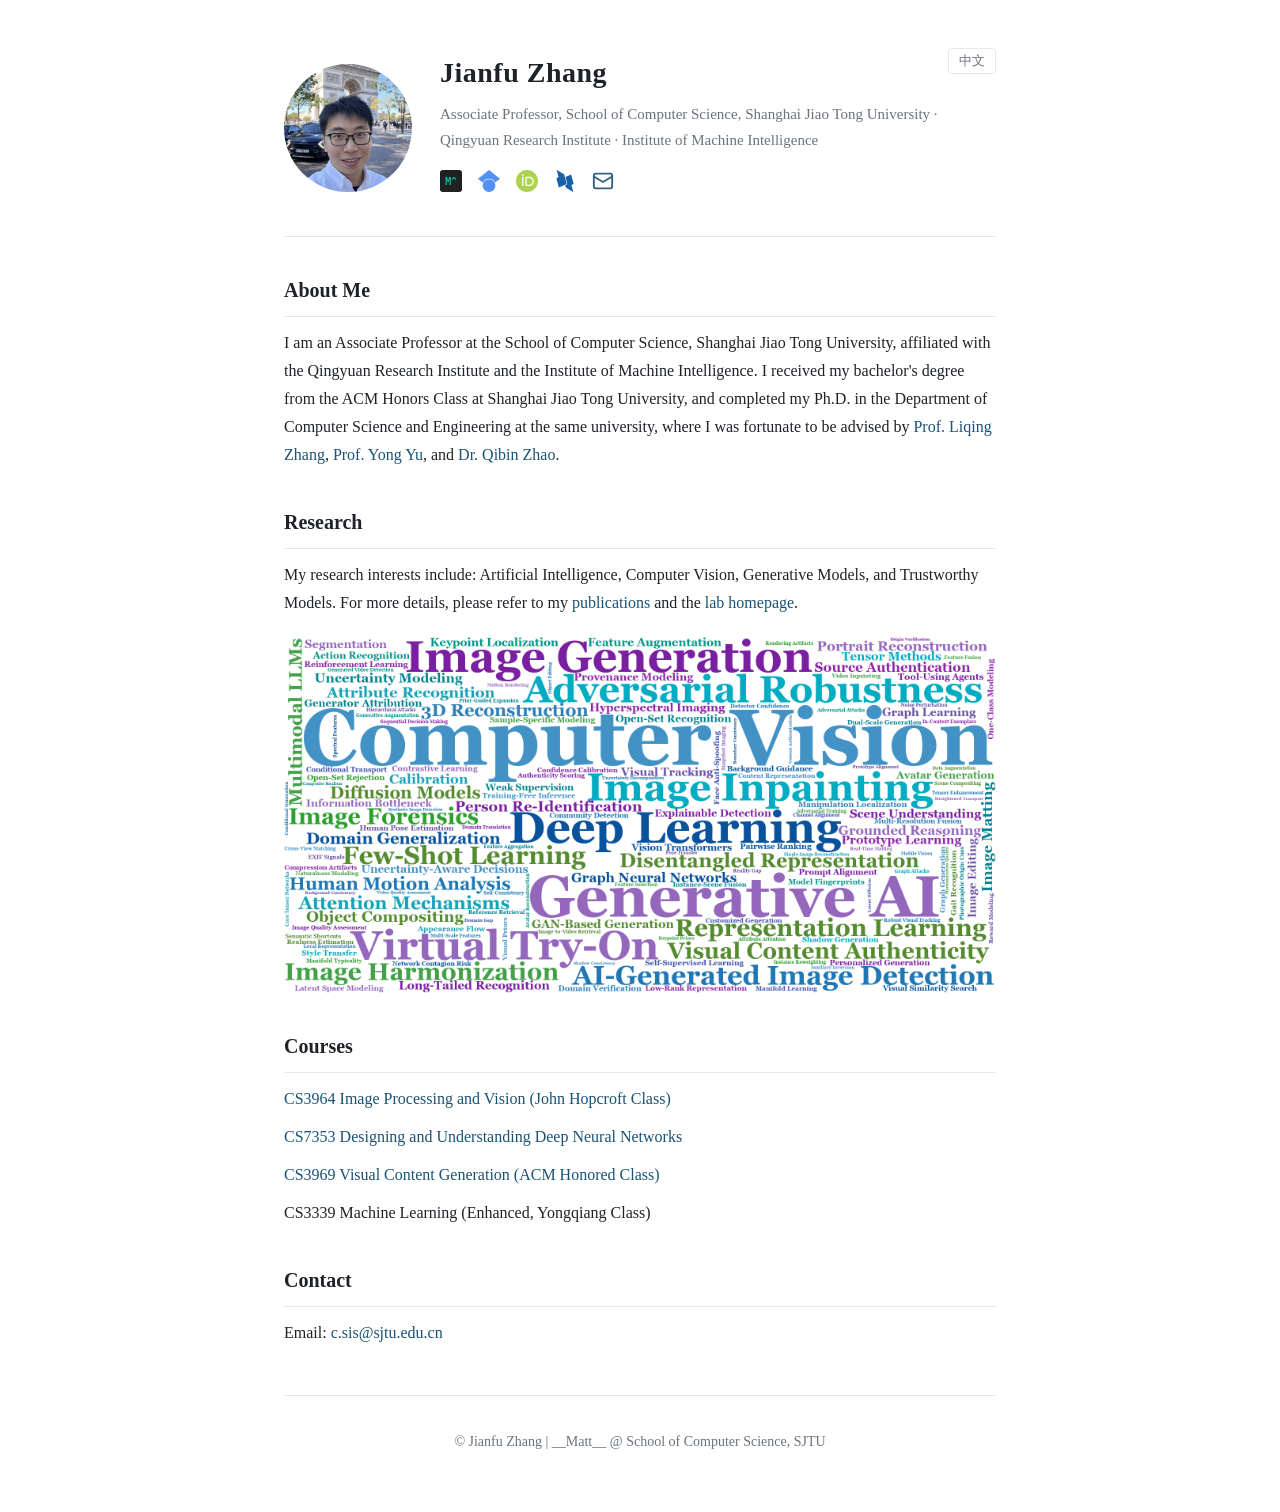
<file: index.html>
<!DOCTYPE html>
<html lang="en">
<head>
    <meta charset="UTF-8">
    <meta name="viewport" content="width=device-width, initial-scale=1.0">
    <title>Jianfu Zhang | School of Computer Science, SJTU</title>
    <meta name="description" content="Jianfu Zhang (张健夫), Associate Professor at the School of Computer Science, Shanghai Jiao Tong University, affiliated with the Qingyuan Research Institute and the Institute of Machine Intelligence. Research: AI, computer vision, generative models, trustworthy models.">
    <meta property="og:type" content="profile">
    <meta property="og:title" content="Jianfu Zhang (张健夫)">
    <meta property="og:description" content="Associate Professor, School of Computer Science, Shanghai Jiao Tong University · Qingyuan Research Institute · Institute of Machine Intelligence. Research: AI, computer vision, generative models, trustworthy models.">
    <meta property="og:url" content="https://matt-sjtu.github.io/">
    <meta property="og:image" content="https://matt-sjtu.github.io/matt.jpg">
    <meta name="twitter:card" content="summary">
    <script>
        // sync <html lang> with saved preference before first paint
        try {
            var savedLang = localStorage.getItem('lang');
            if (savedLang === 'en' || savedLang === 'zh-CN') document.documentElement.lang = savedLang;
        } catch (e) {}
    </script>
    <script type="application/ld+json">
    {
        "@context": "https://schema.org",
        "@type": "Person",
        "name": "Jianfu Zhang",
        "alternateName": "张健夫",
        "jobTitle": "Associate Professor",
        "worksFor": {
            "@type": "CollegeOrUniversity",
            "name": "Shanghai Jiao Tong University",
            "department": "School of Computer Science"
        },
        "url": "https://matt-sjtu.github.io/",
        "image": "https://matt-sjtu.github.io/matt.jpg",
        "sameAs": [
            "https://scholar.google.com/citations?user=jSiStc4AAAAJ",
            "https://orcid.org/0000-0002-2673-5860",
            "https://dblp.org/pid/78/3993-3.html",
            "https://matt-lab.org"
        ]
    }
    </script>
    <link rel="canonical" href="https://matt-sjtu.github.io/">
    <link rel="icon" type="image/png" href="favicon.png">
    <link rel="apple-touch-icon" href="/apple-touch-icon.png">
    <link rel="stylesheet" href="style.css">
</head>
<body>
    <div class="page">
        <header>
            <img src="matt.jpg" alt="Photo of Jianfu Zhang" id="about-photo" width="400" height="400">
            <div class="identity">
                <h1 data-i18n="name">Jianfu Zhang</h1>
                <p class="subtitle" data-i18n="subtitle">Associate Professor, School of Computer Science, Shanghai Jiao Tong University · Qingyuan Research Institute · Institute of Machine Intelligence</p>
                <p class="quick-links">
                    <a href="https://matt-lab.org" target="_blank" rel="noopener" data-tip="Lab homepage" data-i18n-tip="tipLab"><img src="icons/matt-lab.svg" alt="Lab"></a>
                    <a href="https://scholar.google.com/citations?hl=en&user=jSiStc4AAAAJ" target="_blank" rel="noopener" data-tip="Google Scholar profile" data-i18n-tip="tipScholar"><img src="icons/google-scholar.svg" alt="Google Scholar"></a>
                    <a href="https://orcid.org/0000-0002-2673-5860" target="_blank" rel="noopener" data-tip="ORCID record" data-i18n-tip="tipOrcid"><img src="icons/orcid.svg" alt="ORCID"></a>
                    <a href="https://dblp.org/pid/78/3993-3.html" target="_blank" rel="noopener" data-tip="DBLP publication list" data-i18n-tip="tipDblp"><img src="icons/dblp.svg" alt="DBLP"></a>
                    <a href="#contact" data-tip="Contact email" data-i18n-tip="tipEmail"><img src="icons/email.svg" alt="Email"></a>
                </p>
            </div>
            <button id="language-toggle" aria-label="Switch language">中文</button>
        </header>
        <main>
            <section id="about">
                <h2 data-i18n="aboutTitle">About Me</h2>
                <p data-i18n-html="aboutContent">I am an Associate Professor at the School of Computer Science, Shanghai Jiao Tong University, affiliated with the Qingyuan Research Institute and the Institute of Machine Intelligence. I received my bachelor's degree from the ACM Honors Class at Shanghai Jiao Tong University, and completed my Ph.D. in the Department of Computer Science and Engineering at the same university, where I was fortunate to be advised by <a href="https://bcmi.sjtu.edu.cn/~zhangliqing/" target="_blank" rel="noopener">Prof. Liqing Zhang</a>, <a href="https://apex.sjtu.edu.cn/members/yyu" target="_blank" rel="noopener">Prof. Yong Yu</a>, and <a href="https://qibinzhao.github.io/" target="_blank" rel="noopener">Dr. Qibin Zhao</a>.</p>
            </section>
            <section id="research">
                <h2 data-i18n="researchTitle">Research</h2>
                <p data-i18n-html="researchContent">My research interests include: Artificial Intelligence, Computer Vision, Generative Models, and Trustworthy Models. For more details, please refer to my <a href="publications.html">publications</a> and the <a href="https://matt-lab.org" target="_blank" rel="noopener">lab homepage</a>.</p>
                <img src="topic.png" alt="Word cloud of research topics" id="research-wordcloud" width="1800" height="900" loading="lazy">
            </section>
            <section id="courses">
                <h2 data-i18n="coursesTitle">Courses</h2>
                <ul class="course-list">
                    <li><a href="courses/cs3964.html" data-i18n="course1">CS3964 Image Processing and Vision (John Hopcroft Class)</a></li>
                    <li><a href="https://cs7353.pages.dev/" target="_blank" rel="noopener" data-i18n="course2">CS7353 Designing and Understanding Deep Neural Networks</a></li>
                    <li><a href="courses/cs3969.html" data-i18n="course3">CS3969 Visual Content Generation (ACM Honored Class)</a></li>
                    <li><span data-i18n="course4">CS3339 Machine Learning (Enhanced, Yongqiang Class)</span></li>
                </ul>
            </section>
            <section id="contact">
                <h2 data-i18n="contactTitle">Contact</h2>
                <p><span data-i18n="contactLabel">Email: </span><a id="email-link" href="#contact">c [dot] sis [at] sjtu [dot] edu [dot] cn</a></p>
            </section>
        </main>
        <footer>
            <p>&copy; Jianfu Zhang | __Matt__ @ School of Computer Science, SJTU</p>
        </footer>
    </div>
    <script>
        const i18n = {
            'zh-CN': {
                name: '张健夫',
                subtitle: '上海交通大学 计算机学院 副教授 · 清源研究院 · 机器智能研究所',
                tipLab: '实验室主页',
                tipScholar: 'Google Scholar 学术主页',
                tipOrcid: 'ORCID 学术档案',
                tipDblp: 'DBLP 论文列表',
                tipEmail: '联系邮箱',
                aboutTitle: '关于我',
                aboutContent: '我现任上海交通大学计算机学院副教授，任职于清源研究院与机器智能研究所。我本科毕业于上海交通大学ACM班，并于上海交通大学计算机科学与工程系获得博士学位，师从<a href="https://bcmi.sjtu.edu.cn/~zhangliqing/" target="_blank" rel="noopener">张丽清教授</a>、<a href="https://apex.sjtu.edu.cn/members/yyu" target="_blank" rel="noopener">俞勇教授</a>及<a href="https://qibinzhao.github.io/" target="_blank" rel="noopener">赵启斌博士</a>。',
                researchTitle: '研究方向',
                researchContent: '我的研究兴趣包括：人工智能、计算机视觉、生成模型、可信模型。详细研究成果可参考<a href="publications.html">发表论文</a>与 <a href="https://matt-lab.org" target="_blank" rel="noopener">实验室主页</a>。',
                coursesTitle: '课程',
                course1: 'CS3964 图像处理与视觉（John Hopcroft班）',
                course2: 'CS7353 设计和理解深度神经网络',
                course3: 'CS3969 视觉内容生成（ACM班）',
                course4: 'CS3339 机器学习（强化，永强班）',
                contactTitle: '联系我',
                contactLabel: '邮箱：',
                toggleLabel: 'EN',
                photoAlt: '张健夫的照片',
                wordcloudAlt: '研究方向词云',
                docTitle: '张健夫 | 上海交通大学计算机学院'
            },
            'en': {
                name: 'Jianfu Zhang',
                subtitle: 'Associate Professor, School of Computer Science, Shanghai Jiao Tong University · Qingyuan Research Institute · Institute of Machine Intelligence',
                tipLab: 'Lab homepage',
                tipScholar: 'Google Scholar profile',
                tipOrcid: 'ORCID record',
                tipDblp: 'DBLP publication list',
                tipEmail: 'Contact email',
                aboutTitle: 'About Me',
                aboutContent: 'I am an Associate Professor at the School of Computer Science, Shanghai Jiao Tong University, affiliated with the Qingyuan Research Institute and the Institute of Machine Intelligence. I received my bachelor\'s degree from the ACM Honors Class at Shanghai Jiao Tong University, and completed my Ph.D. in the Department of Computer Science and Engineering at the same university, where I was fortunate to be advised by <a href="https://bcmi.sjtu.edu.cn/~zhangliqing/" target="_blank" rel="noopener">Prof. Liqing Zhang</a>, <a href="https://apex.sjtu.edu.cn/members/yyu" target="_blank" rel="noopener">Prof. Yong Yu</a>, and <a href="https://qibinzhao.github.io/" target="_blank" rel="noopener">Dr. Qibin Zhao</a>.',
                researchTitle: 'Research',
                researchContent: 'My research interests include: Artificial Intelligence, Computer Vision, Generative Models, and Trustworthy Models. For more details, please refer to my <a href="publications.html">publications</a> and the <a href="https://matt-lab.org" target="_blank" rel="noopener">lab homepage</a>.',
                coursesTitle: 'Courses',
                course1: 'CS3964 Image Processing and Vision (John Hopcroft Class)',
                course2: 'CS7353 Designing and Understanding Deep Neural Networks',
                course3: 'CS3969 Visual Content Generation (ACM Honored Class)',
                course4: 'CS3339 Machine Learning (Enhanced, Yongqiang Class)',
                contactTitle: 'Contact',
                contactLabel: 'Email: ',
                toggleLabel: '中文',
                photoAlt: 'Photo of Jianfu Zhang',
                wordcloudAlt: 'Word cloud of research topics',
                docTitle: 'Jianfu Zhang | School of Computer Science, SJTU'
            }
        };

        function applyLanguage(lang) {
            const dict = i18n[lang];
            document.documentElement.lang = lang;
            document.querySelectorAll('[data-i18n]').forEach(el => {
                el.textContent = dict[el.dataset.i18n];
            });
            document.querySelectorAll('[data-i18n-html]').forEach(el => {
                el.innerHTML = dict[el.dataset.i18nHtml];
            });
            document.querySelectorAll('[data-i18n-tip]').forEach(el => {
                el.dataset.tip = dict[el.dataset.i18nTip];
            });
            document.getElementById('about-photo').alt = dict.photoAlt;
            document.getElementById('research-wordcloud').alt = dict.wordcloudAlt;
            document.title = dict.docTitle;
            document.getElementById('language-toggle').textContent = dict.toggleLabel;
            try { localStorage.setItem('lang', lang); } catch (e) {}
        }

        document.getElementById('language-toggle').addEventListener('click', function () {
            applyLanguage(document.documentElement.lang === 'zh-CN' ? 'en' : 'zh-CN');
        });

        let initialLang = 'en';
        try {
            const saved = localStorage.getItem('lang');
            if (saved && i18n[saved]) initialLang = saved;
        } catch (e) {}
        applyLanguage(initialLang);

        (function () {
            // assemble mailto at runtime so the address never appears in page source
            var el = document.getElementById('email-link');
            var addr = ['c', 'sis'].join('.') + '@' + ['sjtu', 'edu', 'cn'].join('.');
            el.href = 'mailto:' + addr;
            el.textContent = addr;
        })();
    </script>
</body>
</html>
</file>
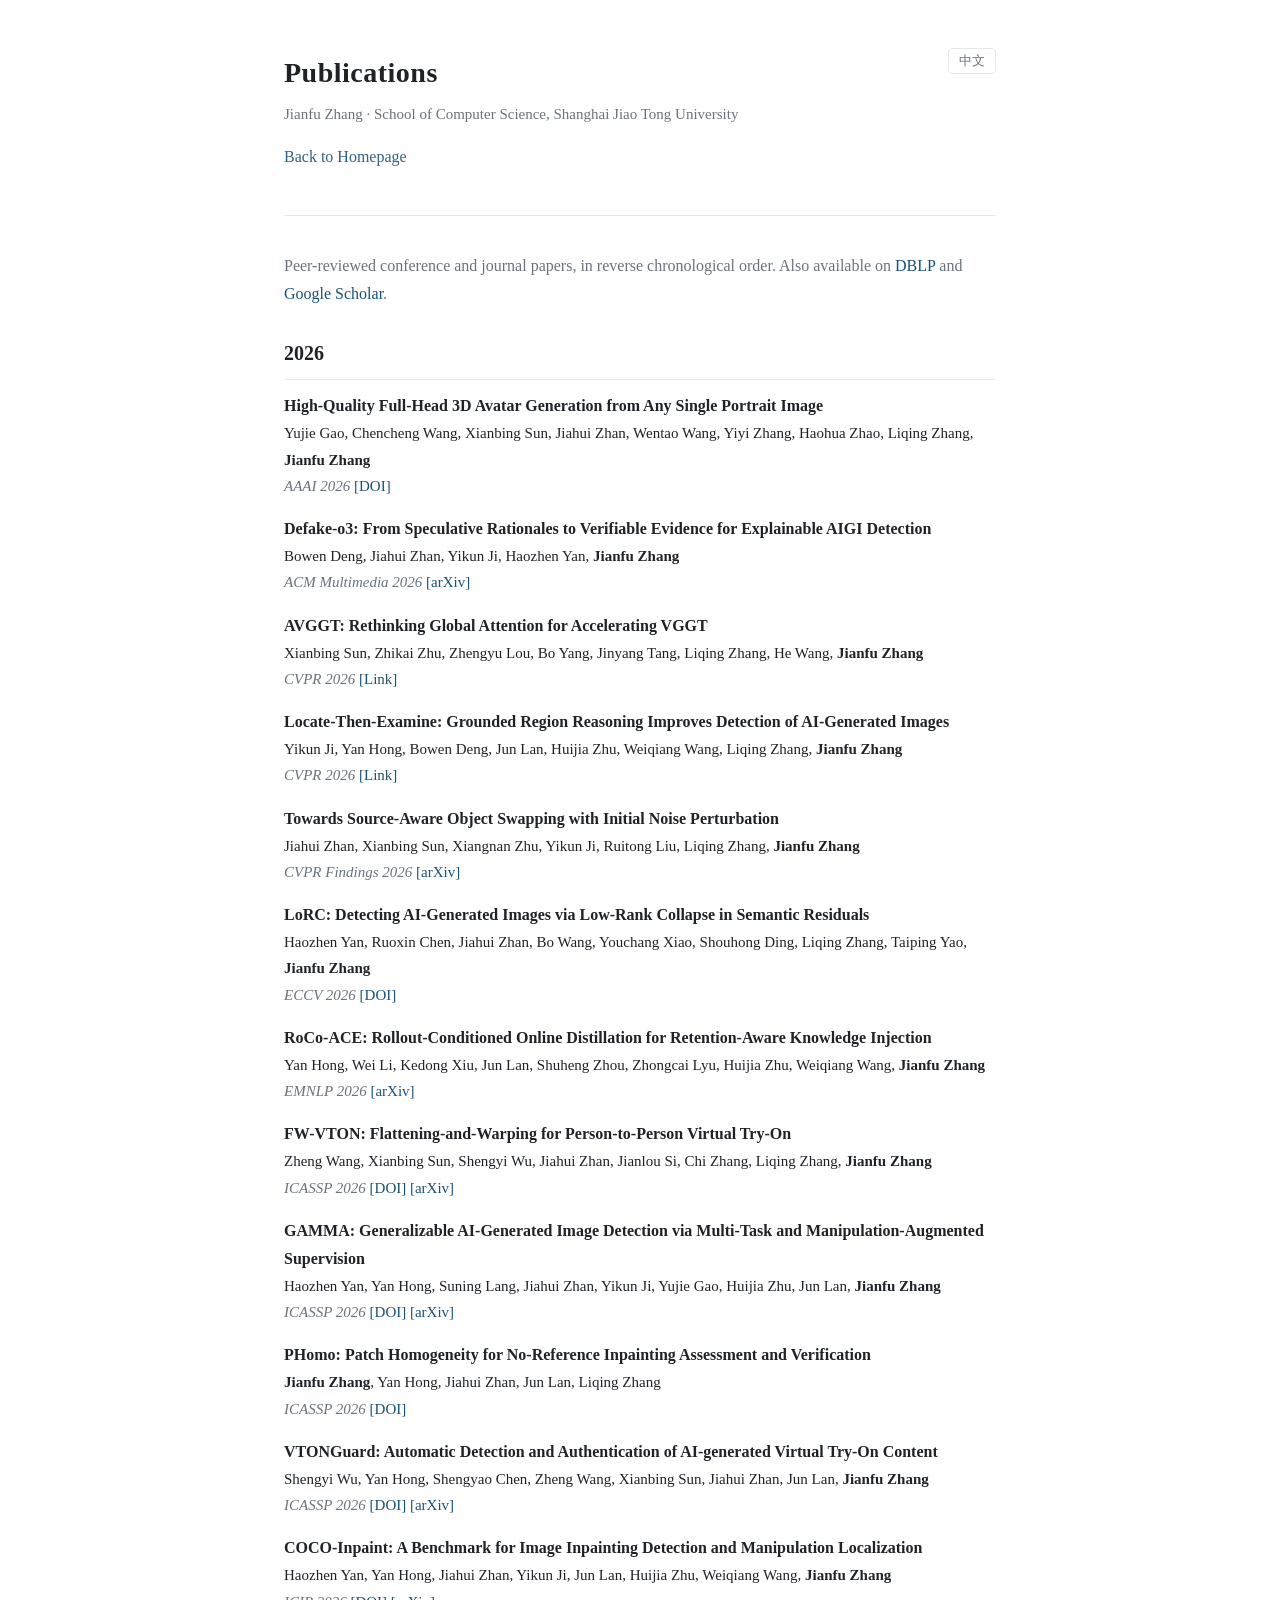
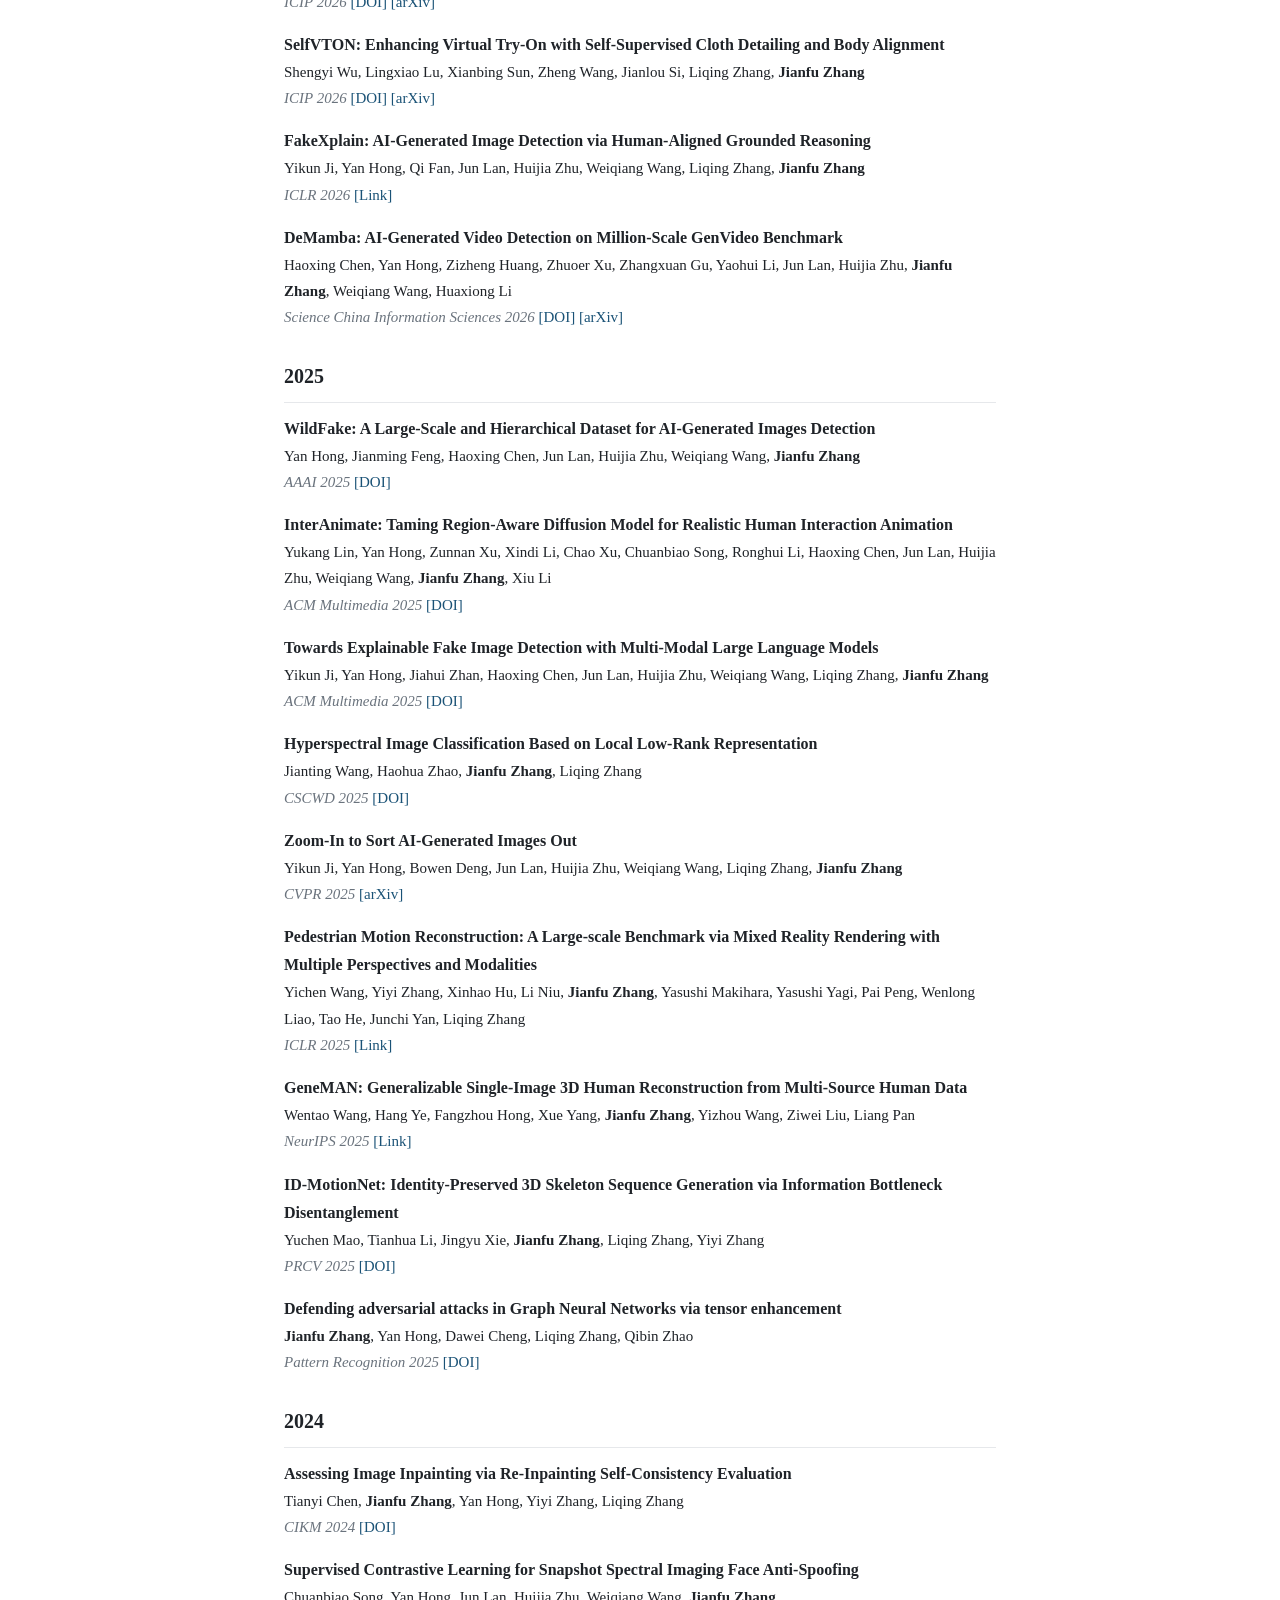
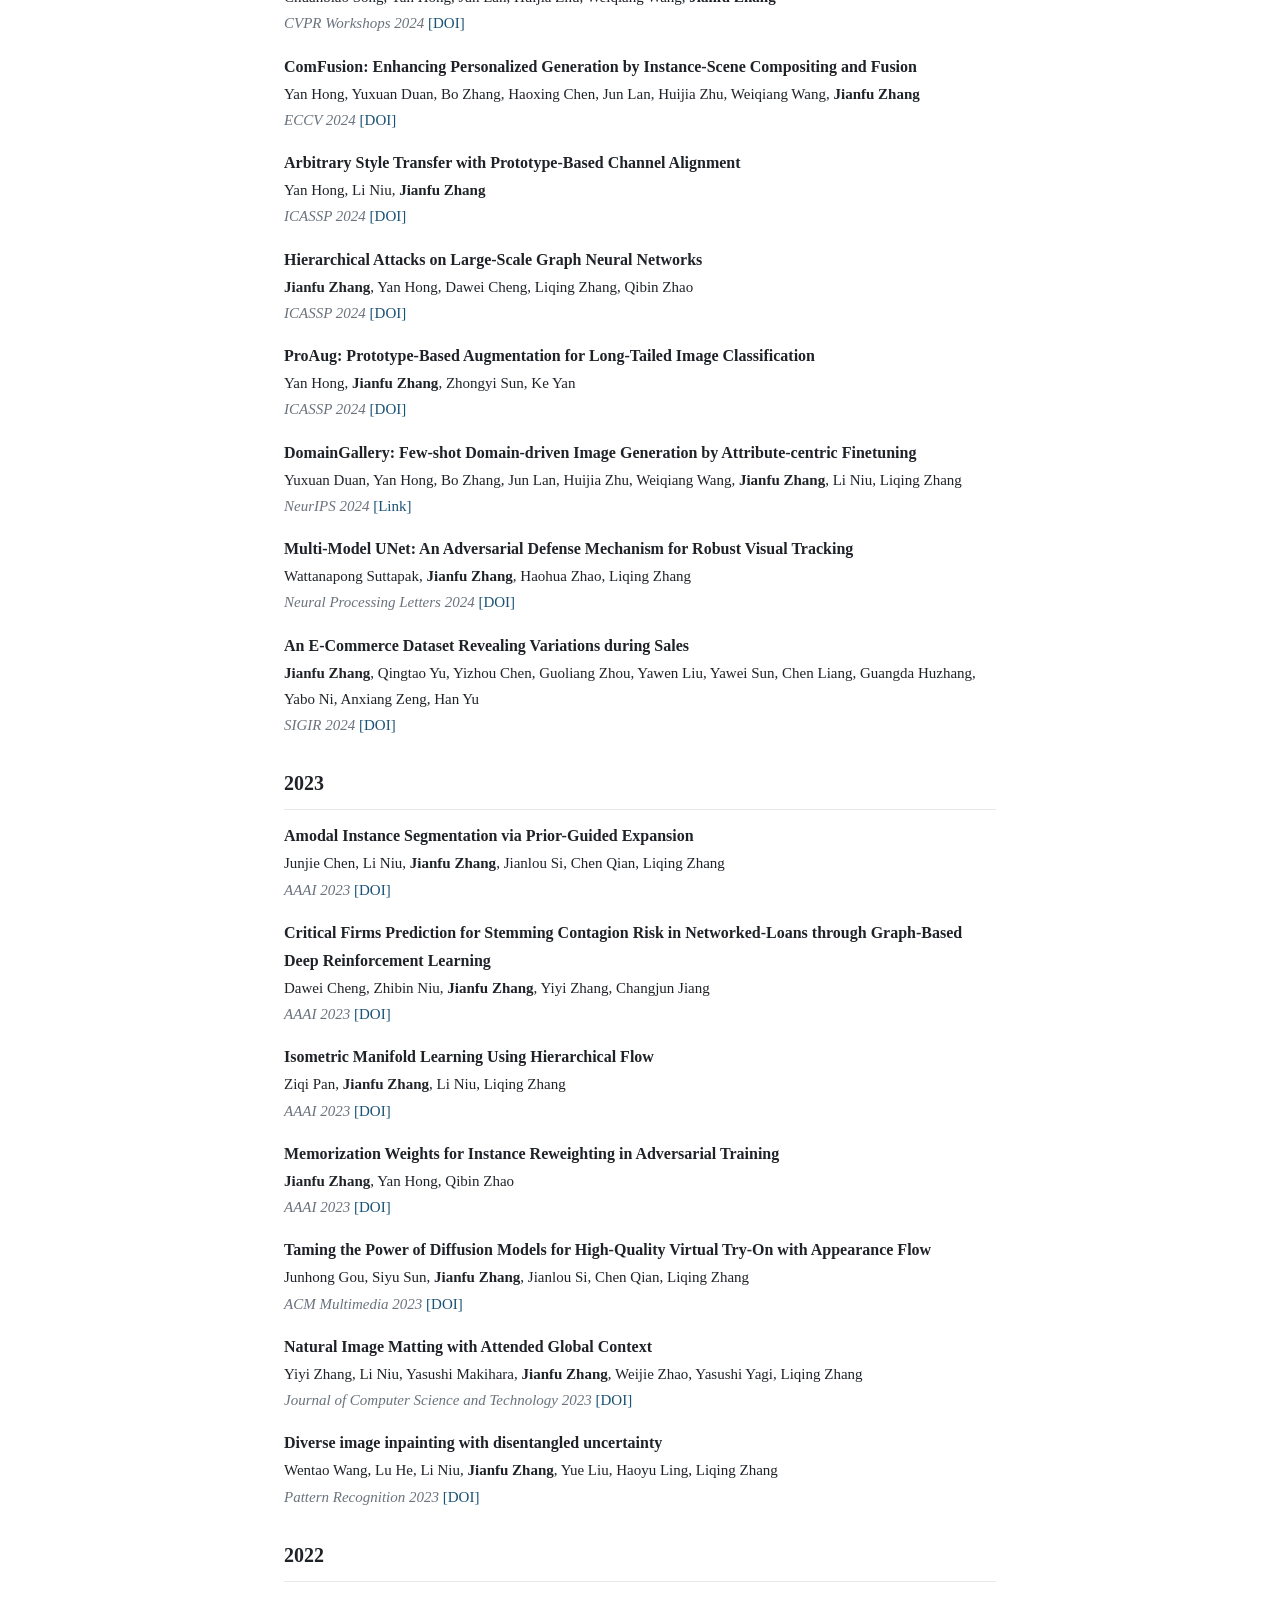
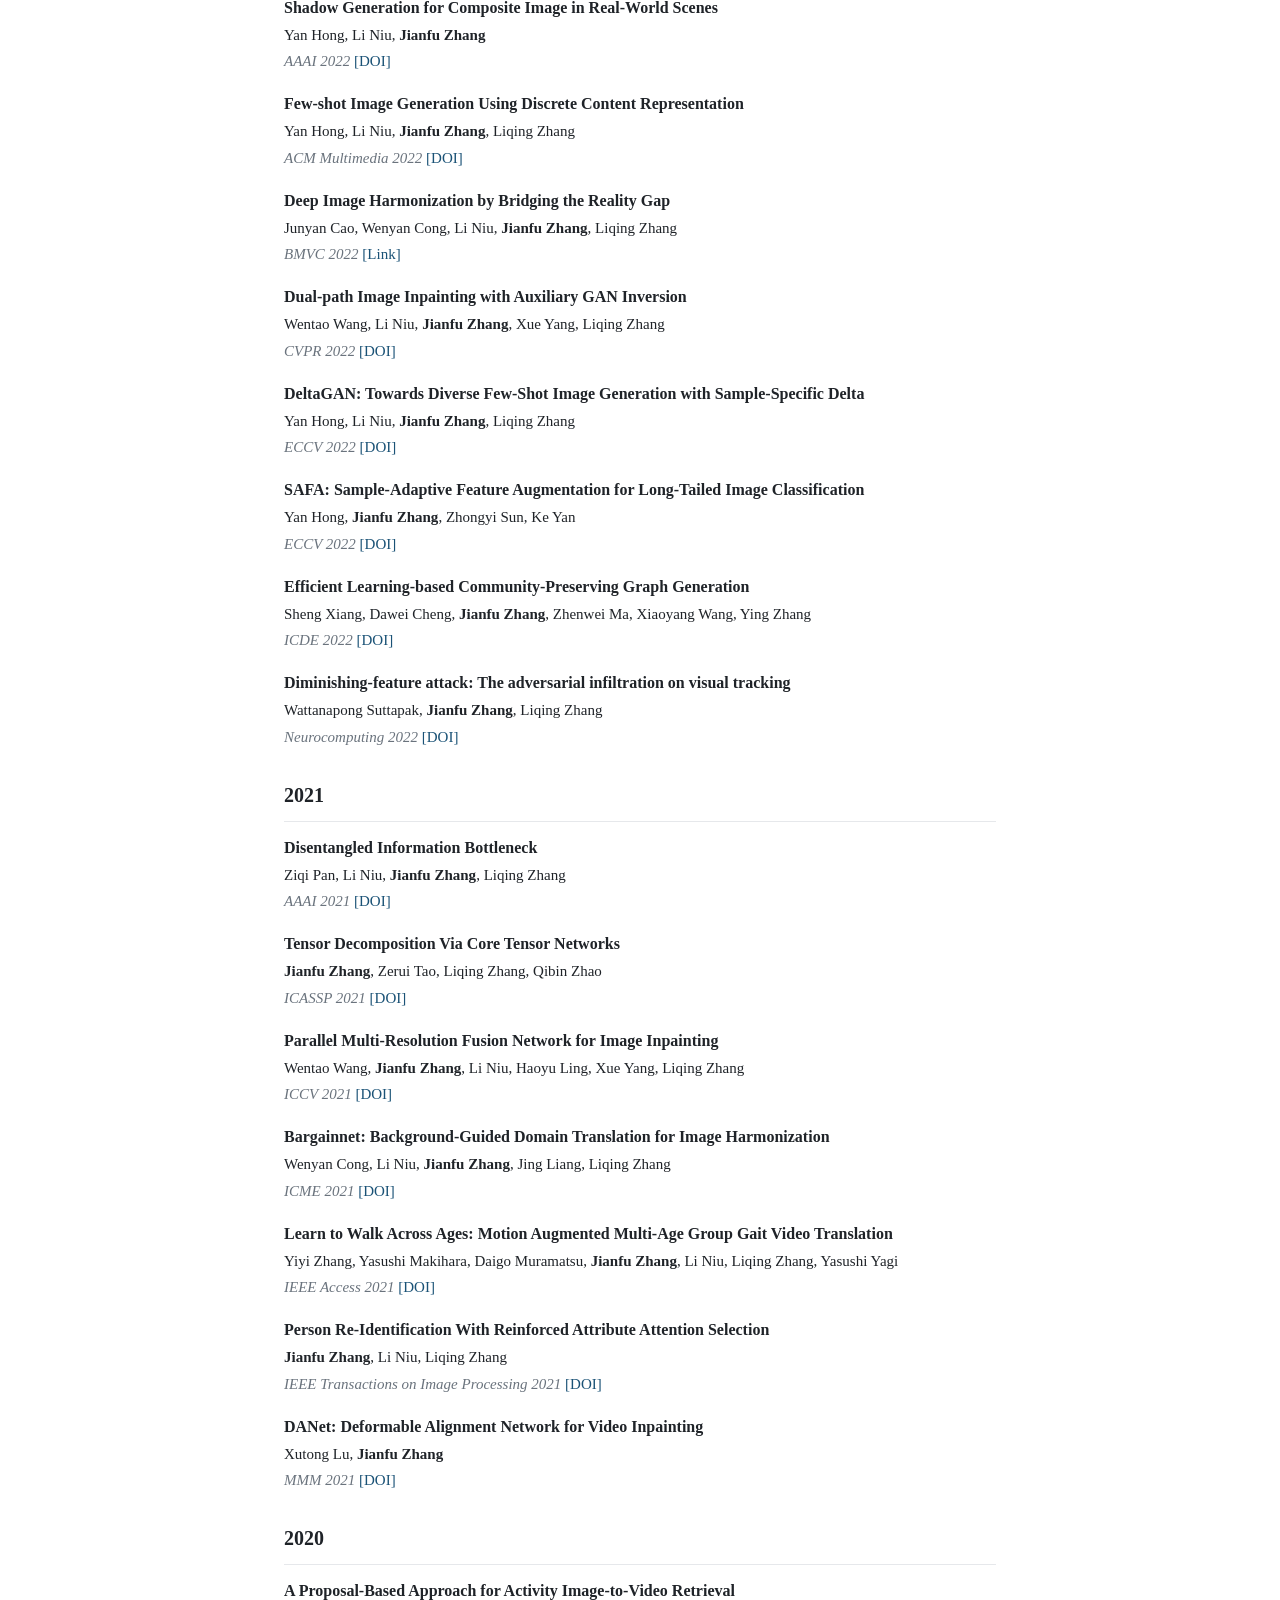
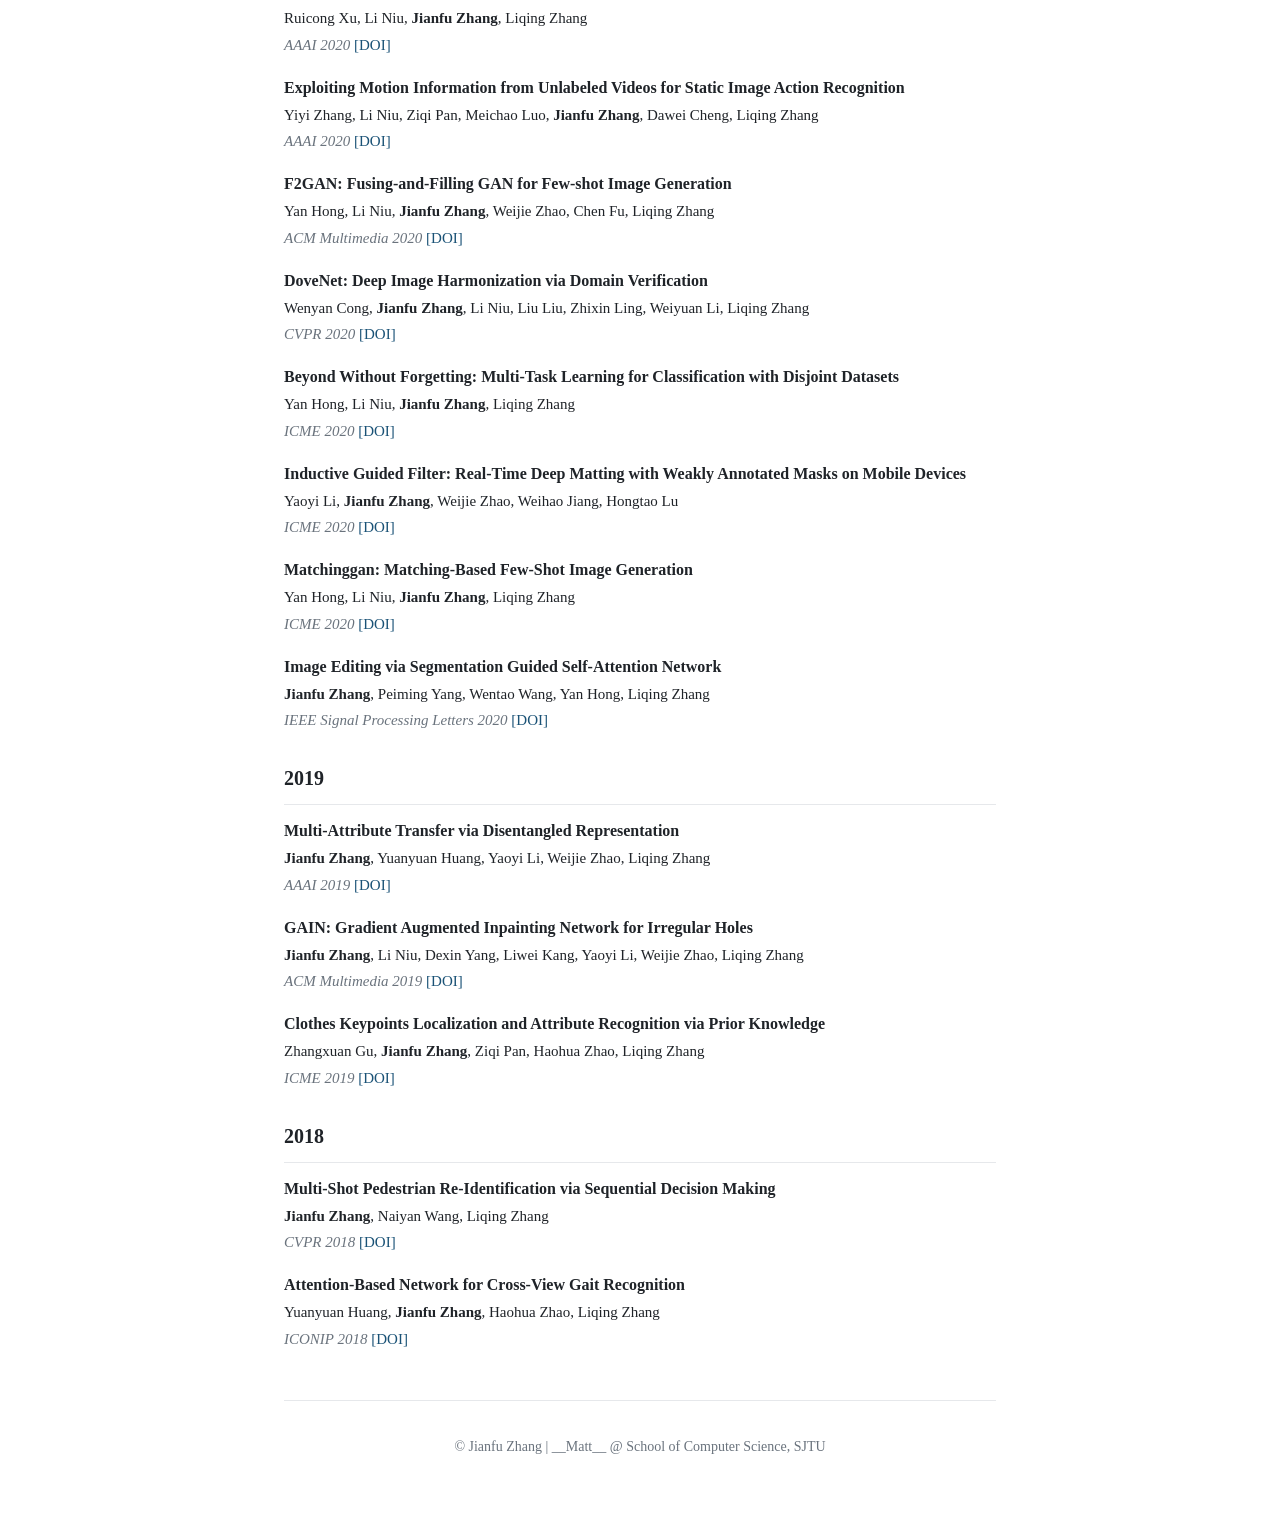
<file: publications.html>
<!DOCTYPE html>
<html lang="en">
<head>
    <meta charset="UTF-8">
    <meta name="viewport" content="width=device-width, initial-scale=1.0">
    <title>Publications | Jianfu Zhang</title>
    <meta name="description" content="Publications of Jianfu Zhang (Associate Professor, School of Computer Science, Shanghai Jiao Tong University): peer-reviewed papers at AAAI, CVPR, ICCV, NeurIPS, ICLR, ACM Multimedia and more.">
    <link rel="canonical" href="https://matt-sjtu.github.io/publications.html">
    <link rel="icon" type="image/png" href="favicon.png">
    <link rel="apple-touch-icon" href="/apple-touch-icon.png">
    <link rel="stylesheet" href="style.css">
    <script>
        try {
            var savedLang = localStorage.getItem('lang');
            if (savedLang === 'en' || savedLang === 'zh-CN') document.documentElement.lang = savedLang;
        } catch (e) {}
    </script>
</head>
<body>
    <div class="page">
        <header>
            <div class="identity">
                <h1 data-i18n="title">Publications</h1>
                <p class="subtitle" data-i18n="subtitle">Jianfu Zhang · School of Computer Science, Shanghai Jiao Tong University</p>
                <p class="quick-links">
                    <a href="index.html" data-i18n="backHome">Back to Homepage</a>
                </p>
            </div>
            <button id="language-toggle" aria-label="Switch language">中文</button>
        </header>
        <main>
            <section id="publications">
                <p class="pub-note" data-i18n-html="note">Peer-reviewed conference and journal papers, in reverse chronological order. Also available on <a href="https://dblp.org/pid/78/3993-3.html" target="_blank" rel="noopener">DBLP</a> and <a href="https://scholar.google.com/citations?hl=en&user=jSiStc4AAAAJ" target="_blank" rel="noopener">Google Scholar</a>.</p>
                <h2 class="pub-year">2026</h2>
                <ul class="pub-list">
                    <li>
                        <span class="pub-title">High-Quality Full-Head 3D Avatar Generation from Any Single Portrait Image</span>
                        <span class="pub-authors">Yujie Gao, Chencheng Wang, Xianbing Sun, Jiahui Zhan, Wentao Wang, Yiyi Zhang, Haohua Zhao, Liqing Zhang, <strong>Jianfu Zhang</strong></span>
                        <span class="pub-meta"><span class="pub-venue">AAAI 2026</span> <a href="https://doi.org/10.1609/aaai.v40i6.42417" target="_blank" rel="noopener">[DOI]</a></span>
                    </li>
                    <li>
                        <span class="pub-title">Defake-o3: From Speculative Rationales to Verifiable Evidence for Explainable AIGI Detection</span>
                        <span class="pub-authors">Bowen Deng, Jiahui Zhan, Yikun Ji, Haozhen Yan, <strong>Jianfu Zhang</strong></span>
                        <span class="pub-meta"><span class="pub-venue">ACM Multimedia 2026</span> <a href="https://arxiv.org/abs/2608.16259" target="_blank" rel="noopener">[arXiv]</a></span>
                    </li>
                    <li>
                        <span class="pub-title">AVGGT: Rethinking Global Attention for Accelerating VGGT</span>
                        <span class="pub-authors">Xianbing Sun, Zhikai Zhu, Zhengyu Lou, Bo Yang, Jinyang Tang, Liqing Zhang, He Wang, <strong>Jianfu Zhang</strong></span>
                        <span class="pub-meta"><span class="pub-venue">CVPR 2026</span> <a href="https://openaccess.thecvf.com/content/CVPR2026/html/Sun_AVGGT_Rethinking_Global_Attention_for_Accelerating_VGGT_CVPR_2026_paper.html" target="_blank" rel="noopener">[Link]</a></span>
                    </li>
                    <li>
                        <span class="pub-title">Locate-Then-Examine: Grounded Region Reasoning Improves Detection of AI-Generated Images</span>
                        <span class="pub-authors">Yikun Ji, Yan Hong, Bowen Deng, Jun Lan, Huijia Zhu, Weiqiang Wang, Liqing Zhang, <strong>Jianfu Zhang</strong></span>
                        <span class="pub-meta"><span class="pub-venue">CVPR 2026</span> <a href="https://openaccess.thecvf.com/content/CVPR2026/html/Ji_Locate-Then-Examine_Grounded_Region_Reasoning_Improves_Detection_of_AI-Generated_Images_CVPR_2026_paper.html" target="_blank" rel="noopener">[Link]</a></span>
                    </li>
                    <li>
                        <span class="pub-title">Towards Source-Aware Object Swapping with Initial Noise Perturbation</span>
                        <span class="pub-authors">Jiahui Zhan, Xianbing Sun, Xiangnan Zhu, Yikun Ji, Ruitong Liu, Liqing Zhang, <strong>Jianfu Zhang</strong></span>
                        <span class="pub-meta"><span class="pub-venue">CVPR Findings 2026</span> <a href="https://arxiv.org/abs/2602.23697" target="_blank" rel="noopener">[arXiv]</a></span>
                    </li>
                    <li>
                        <span class="pub-title">LoRC: Detecting AI-Generated Images via Low-Rank Collapse in Semantic Residuals</span>
                        <span class="pub-authors">Haozhen Yan, Ruoxin Chen, Jiahui Zhan, Bo Wang, Youchang Xiao, Shouhong Ding, Liqing Zhang, Taiping Yao, <strong>Jianfu Zhang</strong></span>
                        <span class="pub-meta"><span class="pub-venue">ECCV 2026</span> <a href="https://doi.org/10.1007/978-3-032-37464-6_12" target="_blank" rel="noopener">[DOI]</a></span>
                    </li>
                    <li>
                        <span class="pub-title">RoCo-ACE: Rollout-Conditioned Online Distillation for Retention-Aware Knowledge Injection</span>
                        <span class="pub-authors">Yan Hong, Wei Li, Kedong Xiu, Jun Lan, Shuheng Zhou, Zhongcai Lyu, Huijia Zhu, Weiqiang Wang, <strong>Jianfu Zhang</strong></span>
                        <span class="pub-meta"><span class="pub-venue">EMNLP 2026</span> <a href="https://arxiv.org/abs/2607.24771" target="_blank" rel="noopener">[arXiv]</a></span>
                    </li>
                    <li>
                        <span class="pub-title">FW-VTON: Flattening-and-Warping for Person-to-Person Virtual Try-On</span>
                        <span class="pub-authors">Zheng Wang, Xianbing Sun, Shengyi Wu, Jiahui Zhan, Jianlou Si, Chi Zhang, Liqing Zhang, <strong>Jianfu Zhang</strong></span>
                        <span class="pub-meta"><span class="pub-venue">ICASSP 2026</span> <a href="https://doi.org/10.1109/ICASSP55912.2026.11464329" target="_blank" rel="noopener">[DOI]</a> <a href="https://arxiv.org/abs/2507.16010" target="_blank" rel="noopener">[arXiv]</a></span>
                    </li>
                    <li>
                        <span class="pub-title">GAMMA: Generalizable AI-Generated Image Detection via Multi-Task and Manipulation-Augmented Supervision</span>
                        <span class="pub-authors">Haozhen Yan, Yan Hong, Suning Lang, Jiahui Zhan, Yikun Ji, Yujie Gao, Huijia Zhu, Jun Lan, <strong>Jianfu Zhang</strong></span>
                        <span class="pub-meta"><span class="pub-venue">ICASSP 2026</span> <a href="https://doi.org/10.1109/ICASSP55912.2026.11460946" target="_blank" rel="noopener">[DOI]</a> <a href="https://arxiv.org/abs/2509.10250" target="_blank" rel="noopener">[arXiv]</a></span>
                    </li>
                    <li>
                        <span class="pub-title">PHomo: Patch Homogeneity for No-Reference Inpainting Assessment and Verification</span>
                        <span class="pub-authors"><strong>Jianfu Zhang</strong>, Yan Hong, Jiahui Zhan, Jun Lan, Liqing Zhang</span>
                        <span class="pub-meta"><span class="pub-venue">ICASSP 2026</span> <a href="https://doi.org/10.1109/ICASSP55912.2026.11462788" target="_blank" rel="noopener">[DOI]</a></span>
                    </li>
                    <li>
                        <span class="pub-title">VTONGuard: Automatic Detection and Authentication of AI-generated Virtual Try-On Content</span>
                        <span class="pub-authors">Shengyi Wu, Yan Hong, Shengyao Chen, Zheng Wang, Xianbing Sun, Jiahui Zhan, Jun Lan, <strong>Jianfu Zhang</strong></span>
                        <span class="pub-meta"><span class="pub-venue">ICASSP 2026</span> <a href="https://doi.org/10.1109/ICASSP55912.2026.11463297" target="_blank" rel="noopener">[DOI]</a> <a href="https://arxiv.org/abs/2601.13951" target="_blank" rel="noopener">[arXiv]</a></span>
                    </li>
                    <li>
                        <span class="pub-title">COCO-Inpaint: A Benchmark for Image Inpainting Detection and Manipulation Localization</span>
                        <span class="pub-authors">Haozhen Yan, Yan Hong, Jiahui Zhan, Yikun Ji, Jun Lan, Huijia Zhu, Weiqiang Wang, <strong>Jianfu Zhang</strong></span>
                        <span class="pub-meta"><span class="pub-venue">ICIP 2026</span> <a href="https://doi.org/10.1109/icip61757.2026.11629184" target="_blank" rel="noopener">[DOI]</a> <a href="https://arxiv.org/abs/2504.18361" target="_blank" rel="noopener">[arXiv]</a></span>
                    </li>
                    <li>
                        <span class="pub-title">SelfVTON: Enhancing Virtual Try-On with Self-Supervised Cloth Detailing and Body Alignment</span>
                        <span class="pub-authors">Shengyi Wu, Lingxiao Lu, Xianbing Sun, Zheng Wang, Jianlou Si, Liqing Zhang, <strong>Jianfu Zhang</strong></span>
                        <span class="pub-meta"><span class="pub-venue">ICIP 2026</span> <a href="https://doi.org/10.1109/ICIP61757.2026.11630345" target="_blank" rel="noopener">[DOI]</a> <a href="https://arxiv.org/abs/2406.10539" target="_blank" rel="noopener">[arXiv]</a></span>
                    </li>
                    <li>
                        <span class="pub-title">FakeXplain: AI-Generated Image Detection via Human-Aligned Grounded Reasoning</span>
                        <span class="pub-authors">Yikun Ji, Yan Hong, Qi Fan, Jun Lan, Huijia Zhu, Weiqiang Wang, Liqing Zhang, <strong>Jianfu Zhang</strong></span>
                        <span class="pub-meta"><span class="pub-venue">ICLR 2026</span> <a href="https://proceedings.iclr.cc/paper_files/paper/2026/hash/701ec28790b29a5bc33832b7bdc4c3b6-Abstract-Conference.html" target="_blank" rel="noopener">[Link]</a></span>
                    </li>
                    <li>
                        <span class="pub-title">DeMamba: AI-Generated Video Detection on Million-Scale GenVideo Benchmark</span>
                        <span class="pub-authors">Haoxing Chen, Yan Hong, Zizheng Huang, Zhuoer Xu, Zhangxuan Gu, Yaohui Li, Jun Lan, Huijia Zhu, <strong>Jianfu Zhang</strong>, Weiqiang Wang, Huaxiong Li</span>
                        <span class="pub-meta"><span class="pub-venue">Science China Information Sciences 2026</span> <a href="https://doi.org/10.1007/s11432-024-4894-0" target="_blank" rel="noopener">[DOI]</a> <a href="https://arxiv.org/abs/2405.19707" target="_blank" rel="noopener">[arXiv]</a></span>
                    </li>
                </ul>
                <h2 class="pub-year">2025</h2>
                <ul class="pub-list">
                    <li>
                        <span class="pub-title">WildFake: A Large-Scale and Hierarchical Dataset for AI-Generated Images Detection</span>
                        <span class="pub-authors">Yan Hong, Jianming Feng, Haoxing Chen, Jun Lan, Huijia Zhu, Weiqiang Wang, <strong>Jianfu Zhang</strong></span>
                        <span class="pub-meta"><span class="pub-venue">AAAI 2025</span> <a href="https://doi.org/10.1609/aaai.v39i4.32363" target="_blank" rel="noopener">[DOI]</a></span>
                    </li>
                    <li>
                        <span class="pub-title">InterAnimate: Taming Region-Aware Diffusion Model for Realistic Human Interaction Animation</span>
                        <span class="pub-authors">Yukang Lin, Yan Hong, Zunnan Xu, Xindi Li, Chao Xu, Chuanbiao Song, Ronghui Li, Haoxing Chen, Jun Lan, Huijia Zhu, Weiqiang Wang, <strong>Jianfu Zhang</strong>, Xiu Li</span>
                        <span class="pub-meta"><span class="pub-venue">ACM Multimedia 2025</span> <a href="https://doi.org/10.1145/3746027.3755532" target="_blank" rel="noopener">[DOI]</a></span>
                    </li>
                    <li>
                        <span class="pub-title">Towards Explainable Fake Image Detection with Multi-Modal Large Language Models</span>
                        <span class="pub-authors">Yikun Ji, Yan Hong, Jiahui Zhan, Haoxing Chen, Jun Lan, Huijia Zhu, Weiqiang Wang, Liqing Zhang, <strong>Jianfu Zhang</strong></span>
                        <span class="pub-meta"><span class="pub-venue">ACM Multimedia 2025</span> <a href="https://doi.org/10.1145/3746027.3755421" target="_blank" rel="noopener">[DOI]</a></span>
                    </li>
                    <li>
                        <span class="pub-title">Hyperspectral Image Classification Based on Local Low-Rank Representation</span>
                        <span class="pub-authors">Jianting Wang, Haohua Zhao, <strong>Jianfu Zhang</strong>, Liqing Zhang</span>
                        <span class="pub-meta"><span class="pub-venue">CSCWD 2025</span> <a href="https://doi.org/10.1109/cscwd64889.2025.11033312" target="_blank" rel="noopener">[DOI]</a></span>
                    </li>
                    <li>
                        <span class="pub-title">Zoom-In to Sort AI-Generated Images Out</span>
                        <span class="pub-authors">Yikun Ji, Yan Hong, Bowen Deng, Jun Lan, Huijia Zhu, Weiqiang Wang, Liqing Zhang, <strong>Jianfu Zhang</strong></span>
                        <span class="pub-meta"><span class="pub-venue">CVPR 2025</span> <a href="https://arxiv.org/abs/2510.04225" target="_blank" rel="noopener">[arXiv]</a></span>
                    </li>
                    <li>
                        <span class="pub-title">Pedestrian Motion Reconstruction: A Large-scale Benchmark via Mixed Reality Rendering with Multiple Perspectives and Modalities</span>
                        <span class="pub-authors">Yichen Wang, Yiyi Zhang, Xinhao Hu, Li Niu, <strong>Jianfu Zhang</strong>, Yasushi Makihara, Yasushi Yagi, Pai Peng, Wenlong Liao, Tao He, Junchi Yan, Liqing Zhang</span>
                        <span class="pub-meta"><span class="pub-venue">ICLR 2025</span> <a href="https://openreview.net/forum?id=YOpa6dTrpt" target="_blank" rel="noopener">[Link]</a></span>
                    </li>
                    <li>
                        <span class="pub-title">GeneMAN: Generalizable Single-Image 3D Human Reconstruction from Multi-Source Human Data</span>
                        <span class="pub-authors">Wentao Wang, Hang Ye, Fangzhou Hong, Xue Yang, <strong>Jianfu Zhang</strong>, Yizhou Wang, Ziwei Liu, Liang Pan</span>
                        <span class="pub-meta"><span class="pub-venue">NeurIPS 2025</span> <a href="http://papers.nips.cc/paper_files/paper/2025/hash/768c19273e20fa09147885d03da7550f-Abstract-Conference.html" target="_blank" rel="noopener">[Link]</a></span>
                    </li>
                    <li>
                        <span class="pub-title">ID-MotionNet: Identity-Preserved 3D Skeleton Sequence Generation via Information Bottleneck Disentanglement</span>
                        <span class="pub-authors">Yuchen Mao, Tianhua Li, Jingyu Xie, <strong>Jianfu Zhang</strong>, Liqing Zhang, Yiyi Zhang</span>
                        <span class="pub-meta"><span class="pub-venue">PRCV 2025</span> <a href="https://doi.org/10.1007/978-981-95-5628-1_22" target="_blank" rel="noopener">[DOI]</a></span>
                    </li>
                    <li>
                        <span class="pub-title">Defending adversarial attacks in Graph Neural Networks via tensor enhancement</span>
                        <span class="pub-authors"><strong>Jianfu Zhang</strong>, Yan Hong, Dawei Cheng, Liqing Zhang, Qibin Zhao</span>
                        <span class="pub-meta"><span class="pub-venue">Pattern Recognition 2025</span> <a href="https://doi.org/10.1016/j.patcog.2024.110954" target="_blank" rel="noopener">[DOI]</a></span>
                    </li>
                </ul>
                <h2 class="pub-year">2024</h2>
                <ul class="pub-list">
                    <li>
                        <span class="pub-title">Assessing Image Inpainting via Re-Inpainting Self-Consistency Evaluation</span>
                        <span class="pub-authors">Tianyi Chen, <strong>Jianfu Zhang</strong>, Yan Hong, Yiyi Zhang, Liqing Zhang</span>
                        <span class="pub-meta"><span class="pub-venue">CIKM 2024</span> <a href="https://doi.org/10.1145/3627673.3679693" target="_blank" rel="noopener">[DOI]</a></span>
                    </li>
                    <li>
                        <span class="pub-title">Supervised Contrastive Learning for Snapshot Spectral Imaging Face Anti-Spoofing</span>
                        <span class="pub-authors">Chuanbiao Song, Yan Hong, Jun Lan, Huijia Zhu, Weiqiang Wang, <strong>Jianfu Zhang</strong></span>
                        <span class="pub-meta"><span class="pub-venue">CVPR Workshops 2024</span> <a href="https://doi.org/10.1109/cvprw63382.2024.00103" target="_blank" rel="noopener">[DOI]</a></span>
                    </li>
                    <li>
                        <span class="pub-title">ComFusion: Enhancing Personalized Generation by Instance-Scene Compositing and Fusion</span>
                        <span class="pub-authors">Yan Hong, Yuxuan Duan, Bo Zhang, Haoxing Chen, Jun Lan, Huijia Zhu, Weiqiang Wang, <strong>Jianfu Zhang</strong></span>
                        <span class="pub-meta"><span class="pub-venue">ECCV 2024</span> <a href="https://doi.org/10.1007/978-3-031-72784-9_1" target="_blank" rel="noopener">[DOI]</a></span>
                    </li>
                    <li>
                        <span class="pub-title">Arbitrary Style Transfer with Prototype-Based Channel Alignment</span>
                        <span class="pub-authors">Yan Hong, Li Niu, <strong>Jianfu Zhang</strong></span>
                        <span class="pub-meta"><span class="pub-venue">ICASSP 2024</span> <a href="https://doi.org/10.1109/icassp48485.2024.10447131" target="_blank" rel="noopener">[DOI]</a></span>
                    </li>
                    <li>
                        <span class="pub-title">Hierarchical Attacks on Large-Scale Graph Neural Networks</span>
                        <span class="pub-authors"><strong>Jianfu Zhang</strong>, Yan Hong, Dawei Cheng, Liqing Zhang, Qibin Zhao</span>
                        <span class="pub-meta"><span class="pub-venue">ICASSP 2024</span> <a href="https://doi.org/10.1109/icassp48485.2024.10448076" target="_blank" rel="noopener">[DOI]</a></span>
                    </li>
                    <li>
                        <span class="pub-title">ProAug: Prototype-Based Augmentation for Long-Tailed Image Classification</span>
                        <span class="pub-authors">Yan Hong, <strong>Jianfu Zhang</strong>, Zhongyi Sun, Ke Yan</span>
                        <span class="pub-meta"><span class="pub-venue">ICASSP 2024</span> <a href="https://doi.org/10.1109/icassp48485.2024.10447673" target="_blank" rel="noopener">[DOI]</a></span>
                    </li>
                    <li>
                        <span class="pub-title">DomainGallery: Few-shot Domain-driven Image Generation by Attribute-centric Finetuning</span>
                        <span class="pub-authors">Yuxuan Duan, Yan Hong, Bo Zhang, Jun Lan, Huijia Zhu, Weiqiang Wang, <strong>Jianfu Zhang</strong>, Li Niu, Liqing Zhang</span>
                        <span class="pub-meta"><span class="pub-venue">NeurIPS 2024</span> <a href="http://papers.nips.cc/paper_files/paper/2024/hash/013d743db3c684957305d32017f13339-Abstract-Conference.html" target="_blank" rel="noopener">[Link]</a></span>
                    </li>
                    <li>
                        <span class="pub-title">Multi-Model UNet: An Adversarial Defense Mechanism for Robust Visual Tracking</span>
                        <span class="pub-authors">Wattanapong Suttapak, <strong>Jianfu Zhang</strong>, Haohua Zhao, Liqing Zhang</span>
                        <span class="pub-meta"><span class="pub-venue">Neural Processing Letters 2024</span> <a href="https://doi.org/10.1007/s11063-024-11592-2" target="_blank" rel="noopener">[DOI]</a></span>
                    </li>
                    <li>
                        <span class="pub-title">An E-Commerce Dataset Revealing Variations during Sales</span>
                        <span class="pub-authors"><strong>Jianfu Zhang</strong>, Qingtao Yu, Yizhou Chen, Guoliang Zhou, Yawen Liu, Yawei Sun, Chen Liang, Guangda Huzhang, Yabo Ni, Anxiang Zeng, Han Yu</span>
                        <span class="pub-meta"><span class="pub-venue">SIGIR 2024</span> <a href="https://doi.org/10.1145/3626772.3657870" target="_blank" rel="noopener">[DOI]</a></span>
                    </li>
                </ul>
                <h2 class="pub-year">2023</h2>
                <ul class="pub-list">
                    <li>
                        <span class="pub-title">Amodal Instance Segmentation via Prior-Guided Expansion</span>
                        <span class="pub-authors">Junjie Chen, Li Niu, <strong>Jianfu Zhang</strong>, Jianlou Si, Chen Qian, Liqing Zhang</span>
                        <span class="pub-meta"><span class="pub-venue">AAAI 2023</span> <a href="https://doi.org/10.1609/aaai.v37i1.25104" target="_blank" rel="noopener">[DOI]</a></span>
                    </li>
                    <li>
                        <span class="pub-title">Critical Firms Prediction for Stemming Contagion Risk in Networked-Loans through Graph-Based Deep Reinforcement Learning</span>
                        <span class="pub-authors">Dawei Cheng, Zhibin Niu, <strong>Jianfu Zhang</strong>, Yiyi Zhang, Changjun Jiang</span>
                        <span class="pub-meta"><span class="pub-venue">AAAI 2023</span> <a href="https://doi.org/10.1609/aaai.v37i12.26662" target="_blank" rel="noopener">[DOI]</a></span>
                    </li>
                    <li>
                        <span class="pub-title">Isometric Manifold Learning Using Hierarchical Flow</span>
                        <span class="pub-authors">Ziqi Pan, <strong>Jianfu Zhang</strong>, Li Niu, Liqing Zhang</span>
                        <span class="pub-meta"><span class="pub-venue">AAAI 2023</span> <a href="https://doi.org/10.1609/aaai.v37i8.26124" target="_blank" rel="noopener">[DOI]</a></span>
                    </li>
                    <li>
                        <span class="pub-title">Memorization Weights for Instance Reweighting in Adversarial Training</span>
                        <span class="pub-authors"><strong>Jianfu Zhang</strong>, Yan Hong, Qibin Zhao</span>
                        <span class="pub-meta"><span class="pub-venue">AAAI 2023</span> <a href="https://doi.org/10.1609/aaai.v37i9.26329" target="_blank" rel="noopener">[DOI]</a></span>
                    </li>
                    <li>
                        <span class="pub-title">Taming the Power of Diffusion Models for High-Quality Virtual Try-On with Appearance Flow</span>
                        <span class="pub-authors">Junhong Gou, Siyu Sun, <strong>Jianfu Zhang</strong>, Jianlou Si, Chen Qian, Liqing Zhang</span>
                        <span class="pub-meta"><span class="pub-venue">ACM Multimedia 2023</span> <a href="https://doi.org/10.1145/3581783.3612255" target="_blank" rel="noopener">[DOI]</a></span>
                    </li>
                    <li>
                        <span class="pub-title">Natural Image Matting with Attended Global Context</span>
                        <span class="pub-authors">Yiyi Zhang, Li Niu, Yasushi Makihara, <strong>Jianfu Zhang</strong>, Weijie Zhao, Yasushi Yagi, Liqing Zhang</span>
                        <span class="pub-meta"><span class="pub-venue">Journal of Computer Science and Technology 2023</span> <a href="https://doi.org/10.1007/s11390-022-1690-z" target="_blank" rel="noopener">[DOI]</a></span>
                    </li>
                    <li>
                        <span class="pub-title">Diverse image inpainting with disentangled uncertainty</span>
                        <span class="pub-authors">Wentao Wang, Lu He, Li Niu, <strong>Jianfu Zhang</strong>, Yue Liu, Haoyu Ling, Liqing Zhang</span>
                        <span class="pub-meta"><span class="pub-venue">Pattern Recognition 2023</span> <a href="https://doi.org/10.1016/j.patcog.2022.109243" target="_blank" rel="noopener">[DOI]</a></span>
                    </li>
                </ul>
                <h2 class="pub-year">2022</h2>
                <ul class="pub-list">
                    <li>
                        <span class="pub-title">Shadow Generation for Composite Image in Real-World Scenes</span>
                        <span class="pub-authors">Yan Hong, Li Niu, <strong>Jianfu Zhang</strong></span>
                        <span class="pub-meta"><span class="pub-venue">AAAI 2022</span> <a href="https://doi.org/10.1609/aaai.v36i1.19974" target="_blank" rel="noopener">[DOI]</a></span>
                    </li>
                    <li>
                        <span class="pub-title">Few-shot Image Generation Using Discrete Content Representation</span>
                        <span class="pub-authors">Yan Hong, Li Niu, <strong>Jianfu Zhang</strong>, Liqing Zhang</span>
                        <span class="pub-meta"><span class="pub-venue">ACM Multimedia 2022</span> <a href="https://doi.org/10.1145/3503161.3548158" target="_blank" rel="noopener">[DOI]</a></span>
                    </li>
                    <li>
                        <span class="pub-title">Deep Image Harmonization by Bridging the Reality Gap</span>
                        <span class="pub-authors">Junyan Cao, Wenyan Cong, Li Niu, <strong>Jianfu Zhang</strong>, Liqing Zhang</span>
                        <span class="pub-meta"><span class="pub-venue">BMVC 2022</span> <a href="https://bmvc2022.mpi-inf.mpg.de/23/" target="_blank" rel="noopener">[Link]</a></span>
                    </li>
                    <li>
                        <span class="pub-title">Dual-path Image Inpainting with Auxiliary GAN Inversion</span>
                        <span class="pub-authors">Wentao Wang, Li Niu, <strong>Jianfu Zhang</strong>, Xue Yang, Liqing Zhang</span>
                        <span class="pub-meta"><span class="pub-venue">CVPR 2022</span> <a href="https://doi.org/10.1109/cvpr52688.2022.01113" target="_blank" rel="noopener">[DOI]</a></span>
                    </li>
                    <li>
                        <span class="pub-title">DeltaGAN: Towards Diverse Few-Shot Image Generation with Sample-Specific Delta</span>
                        <span class="pub-authors">Yan Hong, Li Niu, <strong>Jianfu Zhang</strong>, Liqing Zhang</span>
                        <span class="pub-meta"><span class="pub-venue">ECCV 2022</span> <a href="https://doi.org/10.1007/978-3-031-19787-1_15" target="_blank" rel="noopener">[DOI]</a></span>
                    </li>
                    <li>
                        <span class="pub-title">SAFA: Sample-Adaptive Feature Augmentation for Long-Tailed Image Classification</span>
                        <span class="pub-authors">Yan Hong, <strong>Jianfu Zhang</strong>, Zhongyi Sun, Ke Yan</span>
                        <span class="pub-meta"><span class="pub-venue">ECCV 2022</span> <a href="https://doi.org/10.1007/978-3-031-20053-3_34" target="_blank" rel="noopener">[DOI]</a></span>
                    </li>
                    <li>
                        <span class="pub-title">Efficient Learning-based Community-Preserving Graph Generation</span>
                        <span class="pub-authors">Sheng Xiang, Dawei Cheng, <strong>Jianfu Zhang</strong>, Zhenwei Ma, Xiaoyang Wang, Ying Zhang</span>
                        <span class="pub-meta"><span class="pub-venue">ICDE 2022</span> <a href="https://doi.org/10.1109/icde53745.2022.00194" target="_blank" rel="noopener">[DOI]</a></span>
                    </li>
                    <li>
                        <span class="pub-title">Diminishing-feature attack: The adversarial infiltration on visual tracking</span>
                        <span class="pub-authors">Wattanapong Suttapak, <strong>Jianfu Zhang</strong>, Liqing Zhang</span>
                        <span class="pub-meta"><span class="pub-venue">Neurocomputing 2022</span> <a href="https://doi.org/10.1016/j.neucom.2022.08.071" target="_blank" rel="noopener">[DOI]</a></span>
                    </li>
                </ul>
                <h2 class="pub-year">2021</h2>
                <ul class="pub-list">
                    <li>
                        <span class="pub-title">Disentangled Information Bottleneck</span>
                        <span class="pub-authors">Ziqi Pan, Li Niu, <strong>Jianfu Zhang</strong>, Liqing Zhang</span>
                        <span class="pub-meta"><span class="pub-venue">AAAI 2021</span> <a href="https://doi.org/10.1609/aaai.v35i10.17120" target="_blank" rel="noopener">[DOI]</a></span>
                    </li>
                    <li>
                        <span class="pub-title">Tensor Decomposition Via Core Tensor Networks</span>
                        <span class="pub-authors"><strong>Jianfu Zhang</strong>, Zerui Tao, Liqing Zhang, Qibin Zhao</span>
                        <span class="pub-meta"><span class="pub-venue">ICASSP 2021</span> <a href="https://doi.org/10.1109/icassp39728.2021.9413637" target="_blank" rel="noopener">[DOI]</a></span>
                    </li>
                    <li>
                        <span class="pub-title">Parallel Multi-Resolution Fusion Network for Image Inpainting</span>
                        <span class="pub-authors">Wentao Wang, <strong>Jianfu Zhang</strong>, Li Niu, Haoyu Ling, Xue Yang, Liqing Zhang</span>
                        <span class="pub-meta"><span class="pub-venue">ICCV 2021</span> <a href="https://doi.org/10.1109/iccv48922.2021.01429" target="_blank" rel="noopener">[DOI]</a></span>
                    </li>
                    <li>
                        <span class="pub-title">Bargainnet: Background-Guided Domain Translation for Image Harmonization</span>
                        <span class="pub-authors">Wenyan Cong, Li Niu, <strong>Jianfu Zhang</strong>, Jing Liang, Liqing Zhang</span>
                        <span class="pub-meta"><span class="pub-venue">ICME 2021</span> <a href="https://doi.org/10.1109/icme51207.2021.9428394" target="_blank" rel="noopener">[DOI]</a></span>
                    </li>
                    <li>
                        <span class="pub-title">Learn to Walk Across Ages: Motion Augmented Multi-Age Group Gait Video Translation</span>
                        <span class="pub-authors">Yiyi Zhang, Yasushi Makihara, Daigo Muramatsu, <strong>Jianfu Zhang</strong>, Li Niu, Liqing Zhang, Yasushi Yagi</span>
                        <span class="pub-meta"><span class="pub-venue">IEEE Access 2021</span> <a href="https://doi.org/10.1109/access.2021.3061684" target="_blank" rel="noopener">[DOI]</a></span>
                    </li>
                    <li>
                        <span class="pub-title">Person Re-Identification With Reinforced Attribute Attention Selection</span>
                        <span class="pub-authors"><strong>Jianfu Zhang</strong>, Li Niu, Liqing Zhang</span>
                        <span class="pub-meta"><span class="pub-venue">IEEE Transactions on Image Processing 2021</span> <a href="https://doi.org/10.1109/tip.2020.3036762" target="_blank" rel="noopener">[DOI]</a></span>
                    </li>
                    <li>
                        <span class="pub-title">DANet: Deformable Alignment Network for Video Inpainting</span>
                        <span class="pub-authors">Xutong Lu, <strong>Jianfu Zhang</strong></span>
                        <span class="pub-meta"><span class="pub-venue">MMM 2021</span> <a href="https://doi.org/10.1007/978-3-030-67832-6_35" target="_blank" rel="noopener">[DOI]</a></span>
                    </li>
                </ul>
                <h2 class="pub-year">2020</h2>
                <ul class="pub-list">
                    <li>
                        <span class="pub-title">A Proposal-Based Approach for Activity Image-to-Video Retrieval</span>
                        <span class="pub-authors">Ruicong Xu, Li Niu, <strong>Jianfu Zhang</strong>, Liqing Zhang</span>
                        <span class="pub-meta"><span class="pub-venue">AAAI 2020</span> <a href="https://doi.org/10.1609/aaai.v34i07.6941" target="_blank" rel="noopener">[DOI]</a></span>
                    </li>
                    <li>
                        <span class="pub-title">Exploiting Motion Information from Unlabeled Videos for Static Image Action Recognition</span>
                        <span class="pub-authors">Yiyi Zhang, Li Niu, Ziqi Pan, Meichao Luo, <strong>Jianfu Zhang</strong>, Dawei Cheng, Liqing Zhang</span>
                        <span class="pub-meta"><span class="pub-venue">AAAI 2020</span> <a href="https://doi.org/10.1609/aaai.v34i07.6990" target="_blank" rel="noopener">[DOI]</a></span>
                    </li>
                    <li>
                        <span class="pub-title">F2GAN: Fusing-and-Filling GAN for Few-shot Image Generation</span>
                        <span class="pub-authors">Yan Hong, Li Niu, <strong>Jianfu Zhang</strong>, Weijie Zhao, Chen Fu, Liqing Zhang</span>
                        <span class="pub-meta"><span class="pub-venue">ACM Multimedia 2020</span> <a href="https://doi.org/10.1145/3394171.3413561" target="_blank" rel="noopener">[DOI]</a></span>
                    </li>
                    <li>
                        <span class="pub-title">DoveNet: Deep Image Harmonization via Domain Verification</span>
                        <span class="pub-authors">Wenyan Cong, <strong>Jianfu Zhang</strong>, Li Niu, Liu Liu, Zhixin Ling, Weiyuan Li, Liqing Zhang</span>
                        <span class="pub-meta"><span class="pub-venue">CVPR 2020</span> <a href="https://doi.org/10.1109/cvpr42600.2020.00842" target="_blank" rel="noopener">[DOI]</a></span>
                    </li>
                    <li>
                        <span class="pub-title">Beyond Without Forgetting: Multi-Task Learning for Classification with Disjoint Datasets</span>
                        <span class="pub-authors">Yan Hong, Li Niu, <strong>Jianfu Zhang</strong>, Liqing Zhang</span>
                        <span class="pub-meta"><span class="pub-venue">ICME 2020</span> <a href="https://doi.org/10.1109/icme46284.2020.9102897" target="_blank" rel="noopener">[DOI]</a></span>
                    </li>
                    <li>
                        <span class="pub-title">Inductive Guided Filter: Real-Time Deep Matting with Weakly Annotated Masks on Mobile Devices</span>
                        <span class="pub-authors">Yaoyi Li, <strong>Jianfu Zhang</strong>, Weijie Zhao, Weihao Jiang, Hongtao Lu</span>
                        <span class="pub-meta"><span class="pub-venue">ICME 2020</span> <a href="https://doi.org/10.1109/icme46284.2020.9102873" target="_blank" rel="noopener">[DOI]</a></span>
                    </li>
                    <li>
                        <span class="pub-title">Matchinggan: Matching-Based Few-Shot Image Generation</span>
                        <span class="pub-authors">Yan Hong, Li Niu, <strong>Jianfu Zhang</strong>, Liqing Zhang</span>
                        <span class="pub-meta"><span class="pub-venue">ICME 2020</span> <a href="https://doi.org/10.1109/icme46284.2020.9102917" target="_blank" rel="noopener">[DOI]</a></span>
                    </li>
                    <li>
                        <span class="pub-title">Image Editing via Segmentation Guided Self-Attention Network</span>
                        <span class="pub-authors"><strong>Jianfu Zhang</strong>, Peiming Yang, Wentao Wang, Yan Hong, Liqing Zhang</span>
                        <span class="pub-meta"><span class="pub-venue">IEEE Signal Processing Letters 2020</span> <a href="https://doi.org/10.1109/lsp.2020.3022289" target="_blank" rel="noopener">[DOI]</a></span>
                    </li>
                </ul>
                <h2 class="pub-year">2019</h2>
                <ul class="pub-list">
                    <li>
                        <span class="pub-title">Multi-Attribute Transfer via Disentangled Representation</span>
                        <span class="pub-authors"><strong>Jianfu Zhang</strong>, Yuanyuan Huang, Yaoyi Li, Weijie Zhao, Liqing Zhang</span>
                        <span class="pub-meta"><span class="pub-venue">AAAI 2019</span> <a href="https://doi.org/10.1609/aaai.v33i01.33019195" target="_blank" rel="noopener">[DOI]</a></span>
                    </li>
                    <li>
                        <span class="pub-title">GAIN: Gradient Augmented Inpainting Network for Irregular Holes</span>
                        <span class="pub-authors"><strong>Jianfu Zhang</strong>, Li Niu, Dexin Yang, Liwei Kang, Yaoyi Li, Weijie Zhao, Liqing Zhang</span>
                        <span class="pub-meta"><span class="pub-venue">ACM Multimedia 2019</span> <a href="https://doi.org/10.1145/3343031.3350912" target="_blank" rel="noopener">[DOI]</a></span>
                    </li>
                    <li>
                        <span class="pub-title">Clothes Keypoints Localization and Attribute Recognition via Prior Knowledge</span>
                        <span class="pub-authors">Zhangxuan Gu, <strong>Jianfu Zhang</strong>, Ziqi Pan, Haohua Zhao, Liqing Zhang</span>
                        <span class="pub-meta"><span class="pub-venue">ICME 2019</span> <a href="https://doi.org/10.1109/icme.2019.00101" target="_blank" rel="noopener">[DOI]</a></span>
                    </li>
                </ul>
                <h2 class="pub-year">2018</h2>
                <ul class="pub-list">
                    <li>
                        <span class="pub-title">Multi-Shot Pedestrian Re-Identification via Sequential Decision Making</span>
                        <span class="pub-authors"><strong>Jianfu Zhang</strong>, Naiyan Wang, Liqing Zhang</span>
                        <span class="pub-meta"><span class="pub-venue">CVPR 2018</span> <a href="https://doi.org/10.1109/cvpr.2018.00709" target="_blank" rel="noopener">[DOI]</a></span>
                    </li>
                    <li>
                        <span class="pub-title">Attention-Based Network for Cross-View Gait Recognition</span>
                        <span class="pub-authors">Yuanyuan Huang, <strong>Jianfu Zhang</strong>, Haohua Zhao, Liqing Zhang</span>
                        <span class="pub-meta"><span class="pub-venue">ICONIP 2018</span> <a href="https://doi.org/10.1007/978-3-030-04239-4_44" target="_blank" rel="noopener">[DOI]</a></span>
                    </li>
                </ul>
            </section>
        </main>
        <footer>
            <p>&copy; Jianfu Zhang | __Matt__ @ School of Computer Science, SJTU</p>
        </footer>
    </div>
    <script>
        const i18n = {
            'zh-CN': {
                title: '发表论文',
                subtitle: '张健夫 · 上海交通大学 计算机学院',
                backHome: '返回主页',
                note: '以下为经同行评审的会议与期刊论文，按年份倒序。完整列表亦可见 <a href="https://dblp.org/pid/78/3993-3.html" target="_blank" rel="noopener">DBLP</a> 与 <a href="https://scholar.google.com/citations?hl=en&user=jSiStc4AAAAJ" target="_blank" rel="noopener">Google Scholar</a>。',
                toggleLabel: 'EN',
                docTitle: '发表论文 | 张健夫'
            },
            'en': {
                title: 'Publications',
                subtitle: 'Jianfu Zhang · School of Computer Science, Shanghai Jiao Tong University',
                backHome: 'Back to Homepage',
                note: 'Peer-reviewed conference and journal papers, in reverse chronological order. Also available on <a href="https://dblp.org/pid/78/3993-3.html" target="_blank" rel="noopener">DBLP</a> and <a href="https://scholar.google.com/citations?hl=en&user=jSiStc4AAAAJ" target="_blank" rel="noopener">Google Scholar</a>.',
                toggleLabel: '中文',
                docTitle: 'Publications | Jianfu Zhang'
            }
        };

        function applyLanguage(lang) {
            const dict = i18n[lang];
            document.documentElement.lang = lang;
            document.querySelectorAll('[data-i18n]').forEach(el => {
                el.textContent = dict[el.dataset.i18n];
            });
            document.querySelectorAll('[data-i18n-html]').forEach(el => {
                el.innerHTML = dict[el.dataset.i18nHtml];
            });
            document.title = dict.docTitle;
            document.getElementById('language-toggle').textContent = dict.toggleLabel;
            try { localStorage.setItem('lang', lang); } catch (e) {}
        }

        document.getElementById('language-toggle').addEventListener('click', function () {
            applyLanguage(document.documentElement.lang === 'zh-CN' ? 'en' : 'zh-CN');
        });

        let initialLang = 'en';
        try {
            const saved = localStorage.getItem('lang');
            if (saved && i18n[saved]) initialLang = saved;
        } catch (e) {}
        applyLanguage(initialLang);
    </script>
</body>
</html>
</file>
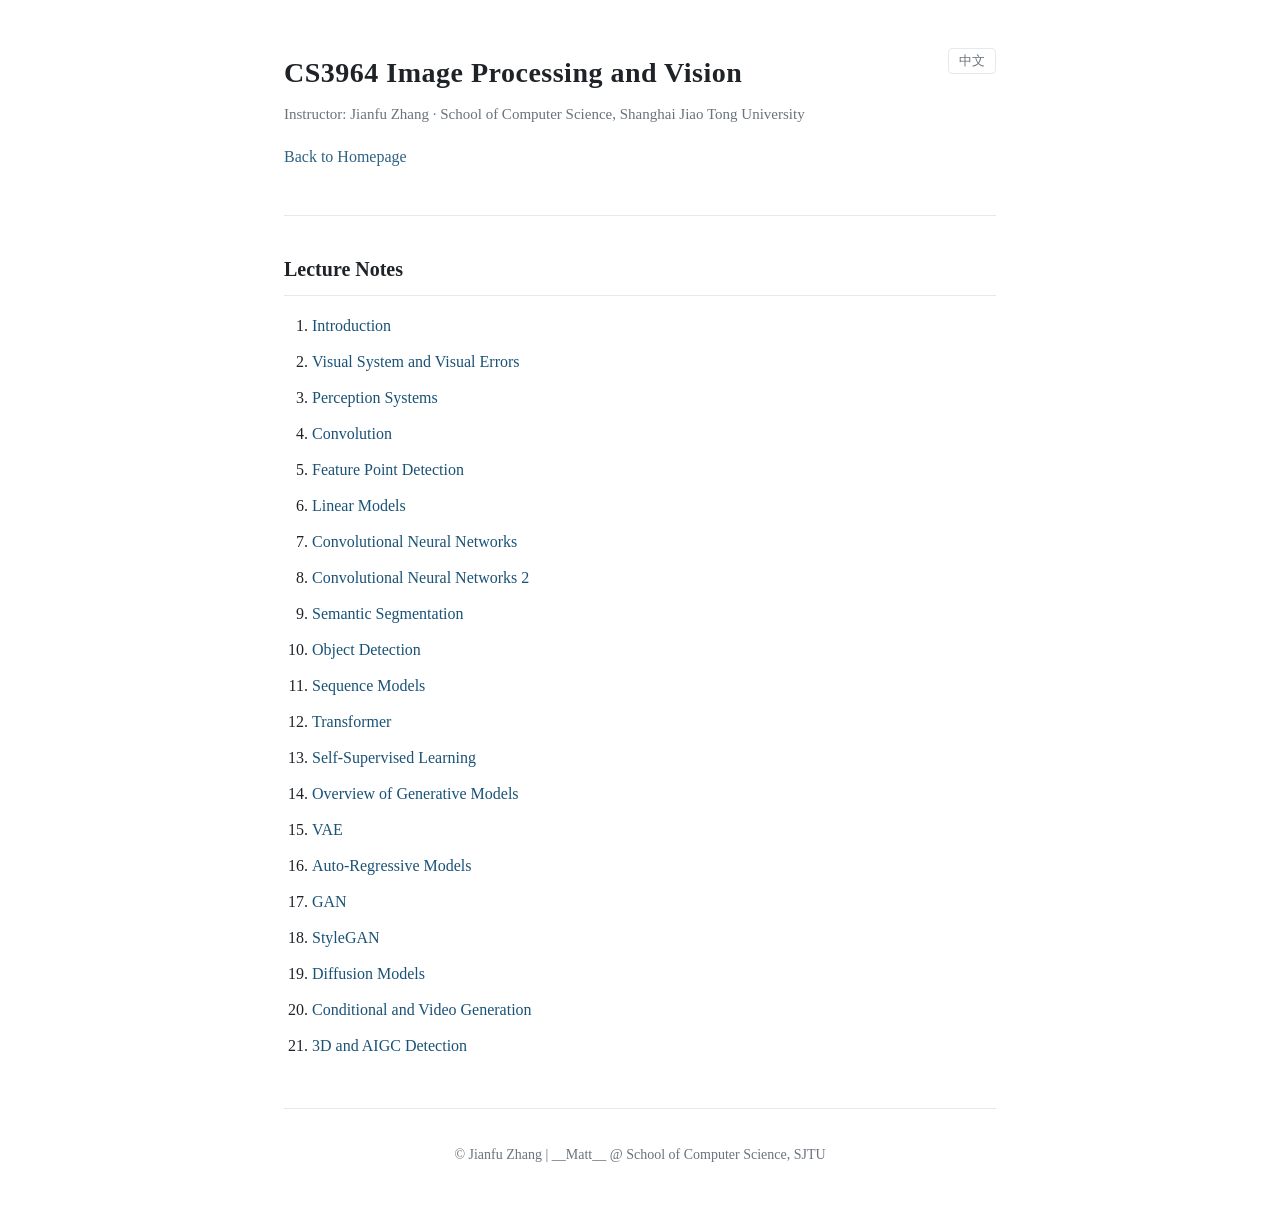
<file: courses/cs3964.html>
<!DOCTYPE html>
<html lang="en">
<head>
    <meta charset="UTF-8">
    <meta name="viewport" content="width=device-width, initial-scale=1.0">
    <title>CS3964 Image Processing and Vision | Jianfu Zhang</title>
    <meta name="description" content="Lecture notes for CS3964 Image Processing and Vision at Shanghai Jiao Tong University (Jianfu Zhang), 21 lectures: visual systems, convolution, CNNs, segmentation and detection, Transformer, self-supervised learning, VAE, GAN, diffusion models and more.">
    <link rel="canonical" href="https://matt-sjtu.github.io/courses/cs3964.html">
    <link rel="icon" type="image/png" href="../favicon.png">
    <link rel="apple-touch-icon" href="/apple-touch-icon.png">
    <link rel="stylesheet" href="../style.css">
    <script>
        try {
            var savedLang = localStorage.getItem('lang');
            if (savedLang === 'en' || savedLang === 'zh-CN') document.documentElement.lang = savedLang;
        } catch (e) {}
    </script>
</head>
<body>
    <div class="page">
        <header>
            <div class="identity">
                <h1 data-i18n="title">CS3964 Image Processing and Vision</h1>
                <p class="subtitle" data-i18n="subtitle">Instructor: Jianfu Zhang · School of Computer Science, Shanghai Jiao Tong University</p>
                <p class="quick-links">
                    <a href="../index.html" data-i18n="backHome">Back to Homepage</a>
                </p>
            </div>
            <button id="language-toggle" aria-label="Switch language">中文</button>
        </header>
        <main>
            <section>
                <h2 data-i18n="lecturesTitle">Lecture Notes</h2>
                <ol class="lecture-list lecture-list-flat">
                    <li><a href="cs3964/01-introduction.pdf" target="_blank" rel="noopener" data-i18n="l01">Introduction</a></li>
                    <li><a href="cs3964/02-visual-system-and-errors.pdf" target="_blank" rel="noopener" data-i18n="l02">Visual System and Visual Errors</a></li>
                    <li><a href="cs3964/03-perception-systems.pdf" target="_blank" rel="noopener" data-i18n="l03">Perception Systems</a></li>
                    <li><a href="cs3964/04-convolution.pdf" target="_blank" rel="noopener" data-i18n="l04">Convolution</a></li>
                    <li><a href="cs3964/05-feature-detection.pdf" target="_blank" rel="noopener" data-i18n="l05">Feature Point Detection</a></li>
                    <li><a href="cs3964/06-linear-models.pdf" target="_blank" rel="noopener" data-i18n="l06">Linear Models</a></li>
                    <li><a href="cs3964/07-cnn.pdf" target="_blank" rel="noopener" data-i18n="l07">Convolutional Neural Networks</a></li>
                    <li><a href="cs3964/08-cnn-2.pdf" target="_blank" rel="noopener" data-i18n="l08">Convolutional Neural Networks 2</a></li>
                    <li><a href="cs3964/09-semantic-segmentation.pdf" target="_blank" rel="noopener" data-i18n="l09">Semantic Segmentation</a></li>
                    <li><a href="cs3964/10-object-detection.pdf" target="_blank" rel="noopener" data-i18n="l10">Object Detection</a></li>
                    <li><a href="cs3964/11-sequence-models.pdf" target="_blank" rel="noopener" data-i18n="l11">Sequence Models</a></li>
                    <li><a href="cs3964/12-transformer.pdf" target="_blank" rel="noopener" data-i18n="l12">Transformer</a></li>
                    <li><a href="cs3964/13-self-supervised-learning.pdf" target="_blank" rel="noopener" data-i18n="l13">Self-Supervised Learning</a></li>
                    <li><a href="cs3964/14-generative-models-overview.pdf" target="_blank" rel="noopener" data-i18n="l14">Overview of Generative Models</a></li>
                    <li><a href="cs3964/15-vae.pdf" target="_blank" rel="noopener" data-i18n="l15">VAE</a></li>
                    <li><a href="cs3964/16-auto-regressive.pdf" target="_blank" rel="noopener" data-i18n="l16">Auto-Regressive Models</a></li>
                    <li><a href="cs3964/17-gan.pdf" target="_blank" rel="noopener" data-i18n="l17">GAN</a></li>
                    <li><a href="cs3964/18-stylegan.pdf" target="_blank" rel="noopener" data-i18n="l18">StyleGAN</a></li>
                    <li><a href="cs3964/19-diffusion-models.pdf" target="_blank" rel="noopener" data-i18n="l19">Diffusion Models</a></li>
                    <li><a href="cs3964/20-conditional-and-video-generation.pdf" target="_blank" rel="noopener" data-i18n="l20">Conditional and Video Generation</a></li>
                    <li><a href="cs3964/21-3d-and-aigc-detection.pdf" target="_blank" rel="noopener" data-i18n="l21">3D and AIGC Detection</a></li>
                </ol>
            </section>
        </main>
        <footer>
            <p>&copy; Jianfu Zhang | __Matt__ @ School of Computer Science, SJTU</p>
        </footer>
    </div>
    <script>
        const i18n = {
            'zh-CN': {
                title: 'CS3964 图像处理与视觉',
                subtitle: '授课教师：张健夫 · 上海交通大学 计算机学院',
                backHome: '返回主页',
                lecturesTitle: '讲义',
                l01: '导论', l02: '视觉系统与视觉误差', l03: '感知系统', l04: '卷积',
                l05: '特征点检测', l06: '线性模型', l07: '卷积神经网络', l08: '卷积神经网络 2',
                l09: '语义分割', l10: '物体检测', l11: '序列模型', l12: 'Transformer',
                l13: '自监督学习', l14: '生成模型综述', l15: 'VAE', l16: '自回归模型',
                l17: 'GAN', l18: 'StyleGAN', l19: '扩散模型', l20: '条件生成与视频生成',
                l21: '3D 与 AIGC 检测',
                toggleLabel: 'EN',
                docTitle: 'CS3964 图像处理与视觉 | 张健夫'
            },
            'en': {
                title: 'CS3964 Image Processing and Vision',
                subtitle: 'Instructor: Jianfu Zhang · School of Computer Science, Shanghai Jiao Tong University',
                backHome: 'Back to Homepage',
                lecturesTitle: 'Lecture Notes',
                l01: 'Introduction', l02: 'Visual System and Visual Errors', l03: 'Perception Systems', l04: 'Convolution',
                l05: 'Feature Point Detection', l06: 'Linear Models', l07: 'Convolutional Neural Networks', l08: 'Convolutional Neural Networks 2',
                l09: 'Semantic Segmentation', l10: 'Object Detection', l11: 'Sequence Models', l12: 'Transformer',
                l13: 'Self-Supervised Learning', l14: 'Overview of Generative Models', l15: 'VAE', l16: 'Auto-Regressive Models',
                l17: 'GAN', l18: 'StyleGAN', l19: 'Diffusion Models', l20: 'Conditional and Video Generation',
                l21: '3D and AIGC Detection',
                toggleLabel: '中文',
                docTitle: 'CS3964 Image Processing and Vision | Jianfu Zhang'
            }
        };

        function applyLanguage(lang) {
            const dict = i18n[lang];
            document.documentElement.lang = lang;
            document.querySelectorAll('[data-i18n]').forEach(el => {
                el.textContent = dict[el.dataset.i18n];
            });
            document.title = dict.docTitle;
            document.getElementById('language-toggle').textContent = dict.toggleLabel;
            try { localStorage.setItem('lang', lang); } catch (e) {}
        }

        document.getElementById('language-toggle').addEventListener('click', function () {
            applyLanguage(document.documentElement.lang === 'zh-CN' ? 'en' : 'zh-CN');
        });

        let initialLang = 'en';
        try {
            const saved = localStorage.getItem('lang');
            if (saved && i18n[saved]) initialLang = saved;
        } catch (e) {}
        applyLanguage(initialLang);
    </script>
</body>
</html>
</file>
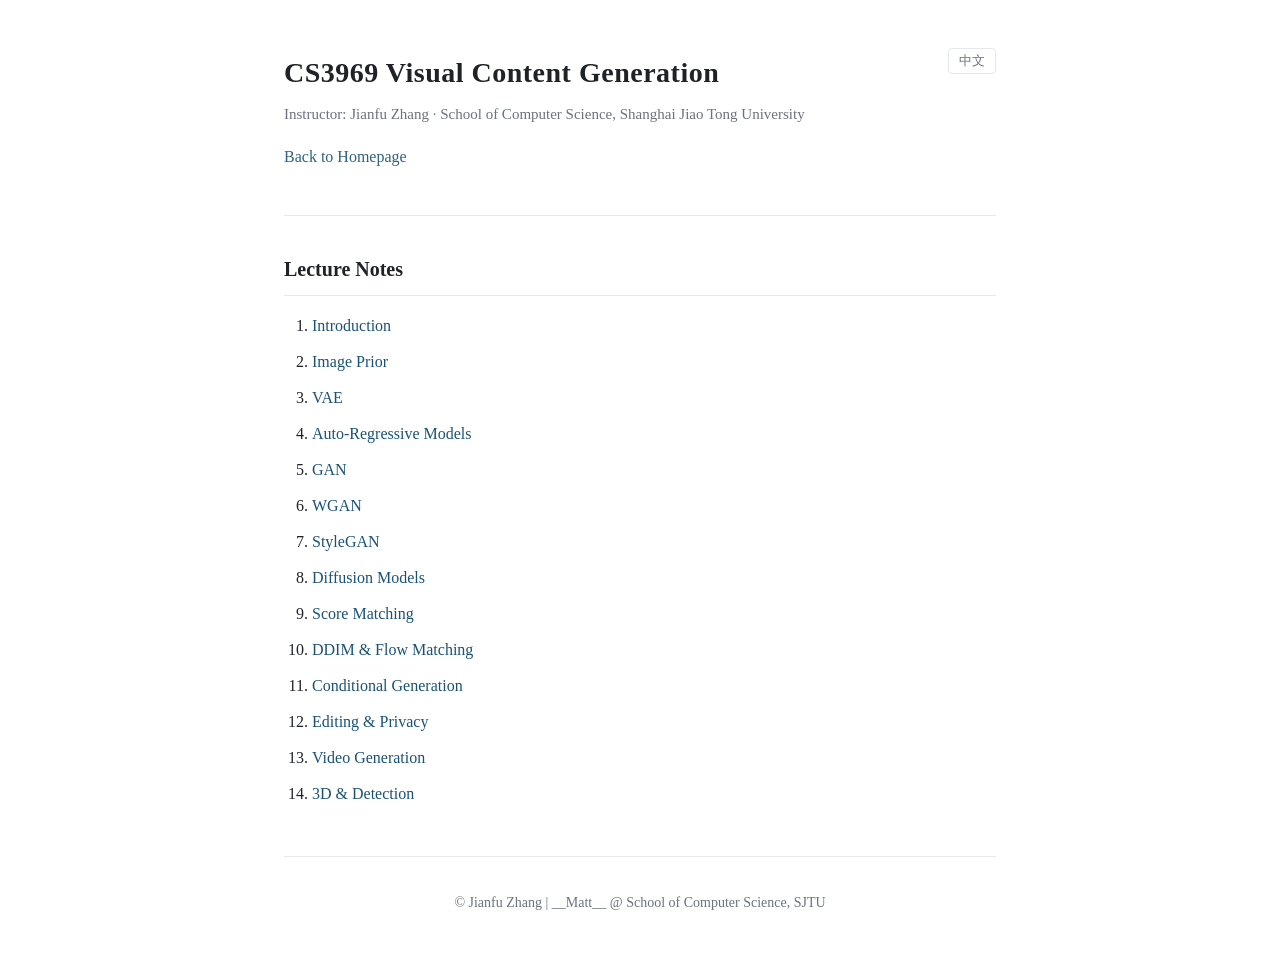
<file: courses/cs3969.html>
<!DOCTYPE html>
<html lang="en">
<head>
    <meta charset="UTF-8">
    <meta name="viewport" content="width=device-width, initial-scale=1.0">
    <title>CS3969 Visual Content Generation | Jianfu Zhang</title>
    <meta name="description" content="Lecture notes for CS3969 Visual Content Generation at Shanghai Jiao Tong University (Jianfu Zhang), 14 lectures: image priors, VAE, GAN, StyleGAN, diffusion models, score matching, flow matching, video generation and 3D.">
    <link rel="canonical" href="https://matt-sjtu.github.io/courses/cs3969.html">
    <link rel="icon" type="image/png" href="../favicon.png">
    <link rel="apple-touch-icon" href="/apple-touch-icon.png">
    <link rel="stylesheet" href="../style.css">
    <script>
        try {
            var savedLang = localStorage.getItem('lang');
            if (savedLang === 'en' || savedLang === 'zh-CN') document.documentElement.lang = savedLang;
        } catch (e) {}
    </script>
</head>
<body>
    <div class="page">
        <header>
            <div class="identity">
                <h1 data-i18n="title">CS3969 Visual Content Generation</h1>
                <p class="subtitle" data-i18n="subtitle">Instructor: Jianfu Zhang · School of Computer Science, Shanghai Jiao Tong University</p>
                <p class="quick-links">
                    <a href="../index.html" data-i18n="backHome">Back to Homepage</a>
                </p>
            </div>
            <button id="language-toggle" aria-label="Switch language">中文</button>
        </header>
        <main>
            <section>
                <h2 data-i18n="lecturesTitle">Lecture Notes</h2>
                <ol class="lecture-list lecture-list-flat">
                    <li><a href="cs3969/01-introduction.pdf" target="_blank" rel="noopener" data-i18n="l01">Introduction</a></li>
                    <li><a href="cs3969/02-image-prior.pdf" target="_blank" rel="noopener" data-i18n="l02">Image Prior</a></li>
                    <li><a href="cs3969/03-vae.pdf" target="_blank" rel="noopener" data-i18n="l03">VAE</a></li>
                    <li><a href="cs3969/04-auto-regressive-models.pdf" target="_blank" rel="noopener" data-i18n="l04">Auto-Regressive Models</a></li>
                    <li><a href="cs3969/05-gan.pdf" target="_blank" rel="noopener" data-i18n="l05">GAN</a></li>
                    <li><a href="cs3969/06-wgan.pdf" target="_blank" rel="noopener" data-i18n="l06">WGAN</a></li>
                    <li><a href="cs3969/07-stylegan.pdf" target="_blank" rel="noopener" data-i18n="l07">StyleGAN</a></li>
                    <li><a href="cs3969/08-diffusion-models.pdf" target="_blank" rel="noopener" data-i18n="l08">Diffusion Models</a></li>
                    <li><a href="cs3969/09-score-matching.pdf" target="_blank" rel="noopener" data-i18n="l09">Score Matching</a></li>
                    <li><a href="cs3969/10-ddim-and-flow-matching.pdf" target="_blank" rel="noopener" data-i18n="l10">DDIM &amp; Flow Matching</a></li>
                    <li><a href="cs3969/11-conditional-generation.pdf" target="_blank" rel="noopener" data-i18n="l11">Conditional Generation</a></li>
                    <li><a href="cs3969/12-editing-and-privacy.pdf" target="_blank" rel="noopener" data-i18n="l12">Editing &amp; Privacy</a></li>
                    <li><a href="cs3969/13-video-generation.pdf" target="_blank" rel="noopener" data-i18n="l13">Video Generation</a></li>
                    <li><a href="cs3969/14-3d-and-detection.pdf" target="_blank" rel="noopener" data-i18n="l14">3D &amp; Detection</a></li>
                </ol>
            </section>
        </main>
        <footer>
            <p>&copy; Jianfu Zhang | __Matt__ @ School of Computer Science, SJTU</p>
        </footer>
    </div>
    <script>
        const i18n = {
            'zh-CN': {
                title: 'CS3969 视觉内容生成',
                subtitle: '授课教师：张健夫 · 上海交通大学 计算机学院',
                backHome: '返回主页',
                lecturesTitle: '讲义',
                l01: 'Introduction', l02: 'Image Prior', l03: 'VAE', l04: 'Auto-Regressive Models',
                l05: 'GAN', l06: 'WGAN', l07: 'StyleGAN', l08: 'Diffusion Models',
                l09: 'Score Matching', l10: 'DDIM & Flow Matching', l11: 'Conditional Generation',
                l12: 'Editing & Privacy', l13: 'Video Generation', l14: '3D & Detection',
                toggleLabel: 'EN',
                docTitle: 'CS3969 视觉内容生成 | 张健夫'
            },
            'en': {
                title: 'CS3969 Visual Content Generation',
                subtitle: 'Instructor: Jianfu Zhang · School of Computer Science, Shanghai Jiao Tong University',
                backHome: 'Back to Homepage',
                lecturesTitle: 'Lecture Notes',
                l01: 'Introduction', l02: 'Image Prior', l03: 'VAE', l04: 'Auto-Regressive Models',
                l05: 'GAN', l06: 'WGAN', l07: 'StyleGAN', l08: 'Diffusion Models',
                l09: 'Score Matching', l10: 'DDIM & Flow Matching', l11: 'Conditional Generation',
                l12: 'Editing & Privacy', l13: 'Video Generation', l14: '3D & Detection',
                toggleLabel: '中文',
                docTitle: 'CS3969 Visual Content Generation | Jianfu Zhang'
            }
        };

        function applyLanguage(lang) {
            const dict = i18n[lang];
            document.documentElement.lang = lang;
            document.querySelectorAll('[data-i18n]').forEach(el => {
                el.textContent = dict[el.dataset.i18n];
            });
            document.title = dict.docTitle;
            document.getElementById('language-toggle').textContent = dict.toggleLabel;
            try { localStorage.setItem('lang', lang); } catch (e) {}
        }

        document.getElementById('language-toggle').addEventListener('click', function () {
            applyLanguage(document.documentElement.lang === 'zh-CN' ? 'en' : 'zh-CN');
        });

        let initialLang = 'en';
        try {
            const saved = localStorage.getItem('lang');
            if (saved && i18n[saved]) initialLang = saved;
        } catch (e) {}
        applyLanguage(initialLang);
    </script>
</body>
</html>
</file>
<file: style.css>
:root {
    --text: #1f2328;
    --muted: #6a737d;
    --link: #1a5276;
    --rule: #e6e8eb;
    --bg: #ffffff;
}

* {
    box-sizing: border-box;
}

body {
    margin: 0;
    padding: 0;
    background: var(--bg);
    color: var(--text);
    font-family: Georgia, "Iowan Old Style", "Times New Roman", serif;
    line-height: 1.75;
    font-size: 16px;
}

/* Chinese mode renders CJK in 华文仿宋 (STFangsong) with Georgia for Latin,
   following <html lang> */
html[lang="zh-CN"] body {
    font-family: Georgia, "STFangsong", "华文仿宋", "FangSong", "仿宋", "STSong", "SimSun", serif;
}

button {
    font-family: inherit;
}

.page {
    max-width: 760px;
    margin: 0 auto;
    padding: 48px 24px 24px;
}

a {
    color: var(--link);
    text-decoration: none;
}

a:hover {
    text-decoration: underline;
}

/* ---- header ---- */

header {
    display: flex;
    align-items: center;
    gap: 28px;
    padding-bottom: 28px;
    border-bottom: 1px solid var(--rule);
    position: relative;
}

#about-photo {
    width: 128px;
    height: 128px;
    border-radius: 50%;
    object-fit: cover;
    flex-shrink: 0;
}

.identity h1 {
    margin: 0 0 4px;
    font-size: 28px;
    font-weight: 650;
    letter-spacing: 0.5px;
}

.identity .subtitle {
    margin: 0 0 10px;
    color: var(--muted);
    font-size: 15px;
}

.identity .quick-links {
    display: flex;
    align-items: center;
    gap: 16px;
}

.identity .quick-links img {
    display: block;
    width: 22px;
    height: 22px;
}

.identity .quick-links a {
    opacity: 0.9;
    transition: opacity 0.15s, transform 0.15s;
    position: relative;
}

.identity .quick-links a:hover {
    opacity: 1;
    transform: translateY(-1px);
}

/* tooltip bubble below each icon, driven by data-tip */
.identity .quick-links a[data-tip]::after {
    content: attr(data-tip);
    position: absolute;
    top: calc(100% + 8px);
    left: 50%;
    transform: translateX(-50%) translateY(-4px);
    background: #1f2328;
    color: #fff;
    font-size: 12px;
    line-height: 1;
    padding: 6px 10px;
    border-radius: 5px;
    white-space: nowrap;
    opacity: 0;
    visibility: hidden;
    transition: opacity 0.15s, transform 0.15s;
    pointer-events: none;
    z-index: 10;
}

.identity .quick-links a[data-tip]::before {
    content: "";
    position: absolute;
    top: calc(100% + 3px);
    left: 50%;
    transform: translateX(-50%);
    border: 5px solid transparent;
    border-bottom-color: #1f2328;
    opacity: 0;
    visibility: hidden;
    transition: opacity 0.15s;
    pointer-events: none;
    z-index: 10;
}

.identity .quick-links a[data-tip]:hover::after,
.identity .quick-links a[data-tip]:focus-visible::after {
    opacity: 1;
    visibility: visible;
    transform: translateX(-50%) translateY(0);
}

.identity .quick-links a[data-tip]:hover::before,
.identity .quick-links a[data-tip]:focus-visible::before {
    opacity: 1;
    visibility: visible;
}

#language-toggle {
    position: absolute;
    top: 0;
    right: 0;
    background: none;
    border: 1px solid var(--rule);
    border-radius: 4px;
    color: var(--muted);
    font-size: 13px;
    padding: 3px 10px;
    cursor: pointer;
}

#language-toggle:hover {
    color: var(--text);
    border-color: var(--muted);
}

/* ---- sections ---- */

main section {
    margin-top: 36px;
}

main h2 {
    font-size: 20px;
    font-weight: 650;
    margin: 0 0 12px;
    padding-bottom: 8px;
    border-bottom: 1px solid var(--rule);
}

main p {
    margin: 0 0 12px;
}

#research-wordcloud {
    display: block;
    max-width: 100%;
    height: auto;
    margin: 20px auto 0;
}

/* ---- courses ---- */

.course-list {
    list-style: none;
    padding: 0;
    margin: 0;
}

.course-list > li {
    margin-bottom: 10px;
}

.course-list details summary {
    cursor: pointer;
    color: var(--link);
}

.course-list details summary:hover {
    text-decoration: underline;
}

.lecture-list {
    list-style: none;
    padding: 6px 0 4px 24px;
    margin: 0;
}

.lecture-list li {
    margin-bottom: 4px;
}

/* flat numbered lecture list on course sub-pages */
.lecture-list-flat {
    list-style: decimal;
    padding: 4px 0 0 28px;
}

.lecture-list-flat li {
    margin-bottom: 8px;
}

/* ---- publications ---- */

.pub-note {
    color: var(--muted);
    margin-bottom: 4px;
}

.pub-year {
    margin-top: 28px;
}

.pub-list {
    list-style: none;
    padding: 0;
    margin: 0;
}

.pub-list li {
    margin-bottom: 16px;
}

.pub-title {
    display: block;
    font-weight: 600;
}

.pub-authors {
    display: block;
    font-size: 15px;
}

.pub-meta {
    display: block;
    font-size: 15px;
}

.pub-venue {
    font-style: italic;
    color: var(--muted);
}

/* ---- footer ---- */

footer {
    margin-top: 48px;
    padding: 20px 0;
    border-top: 1px solid var(--rule);
    text-align: center;
    color: var(--muted);
    font-size: 14px;
}

/* ---- mobile ---- */

@media (max-width: 560px) {
    .page {
        padding-top: 32px;
    }

    header {
        flex-direction: column;
        text-align: center;
        gap: 16px;
        padding-top: 24px;
    }

    .identity .quick-links {
        justify-content: center;
    }
}
</file>
